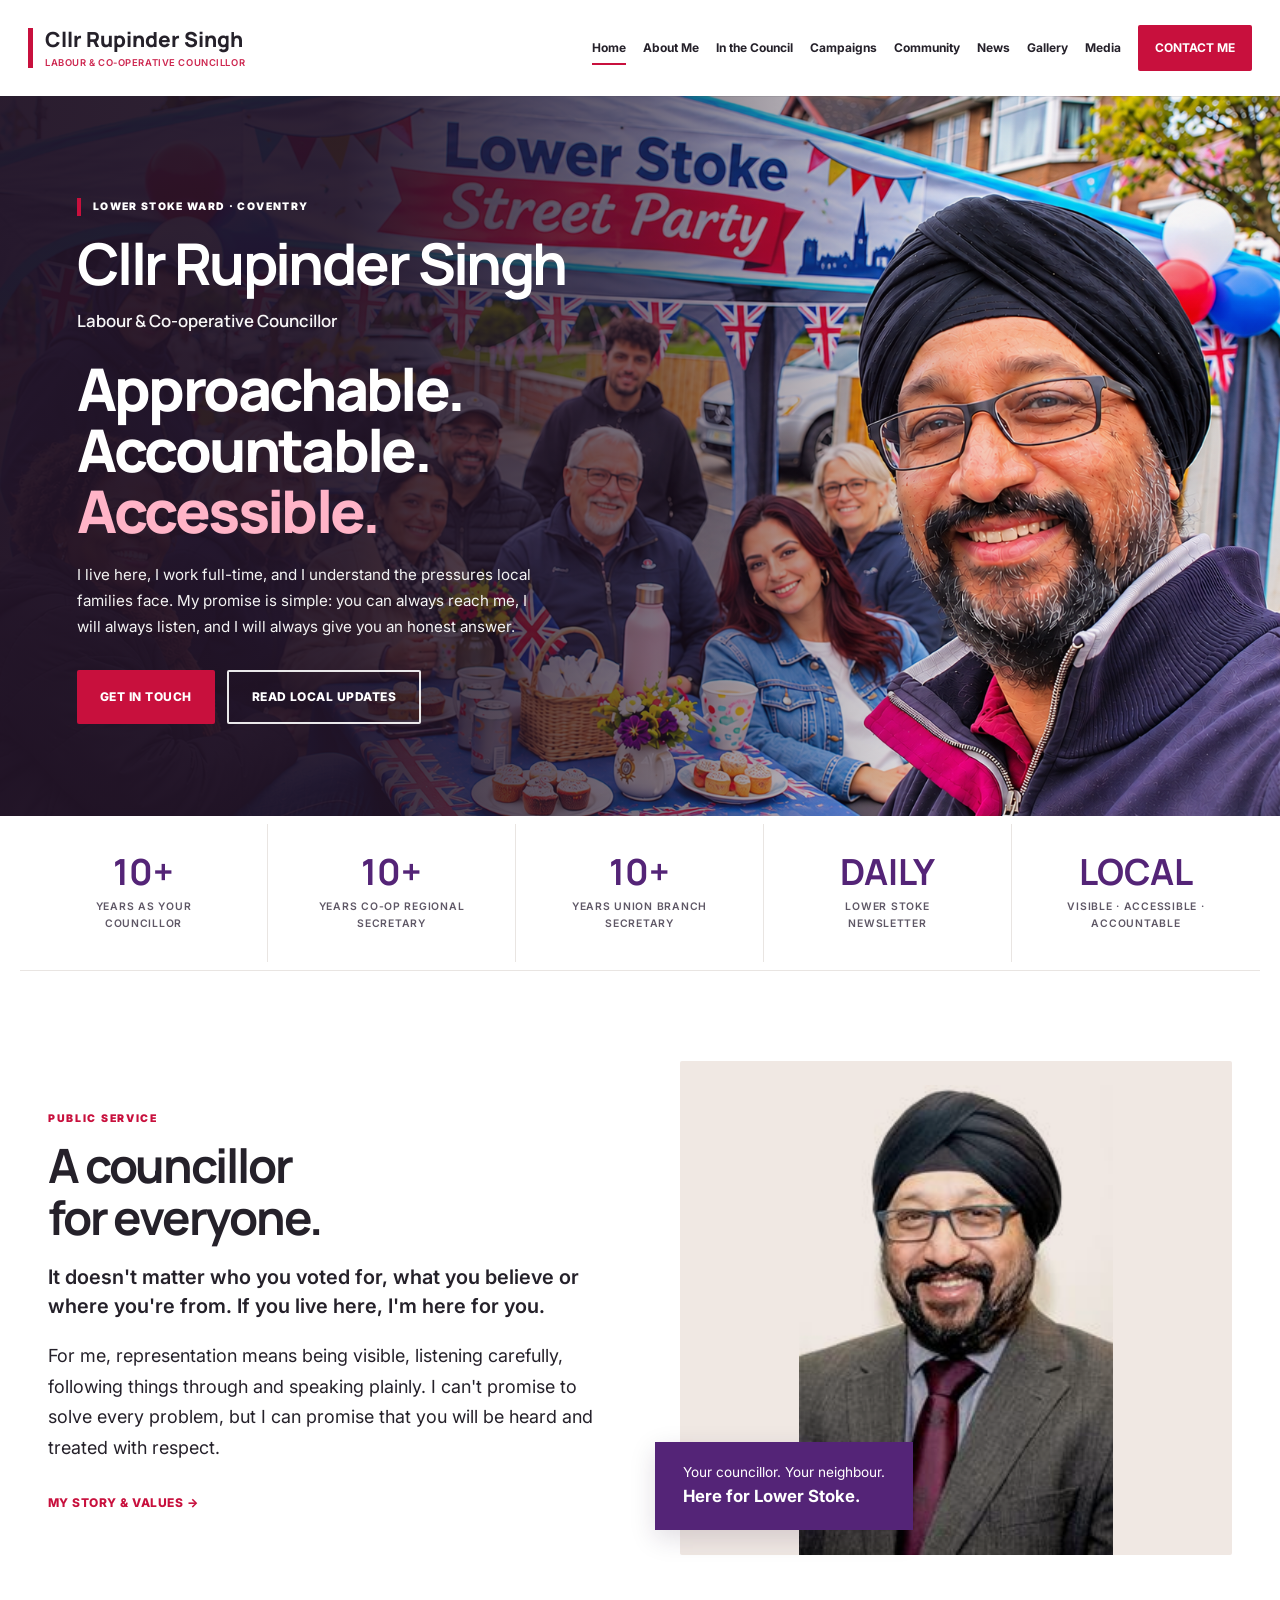
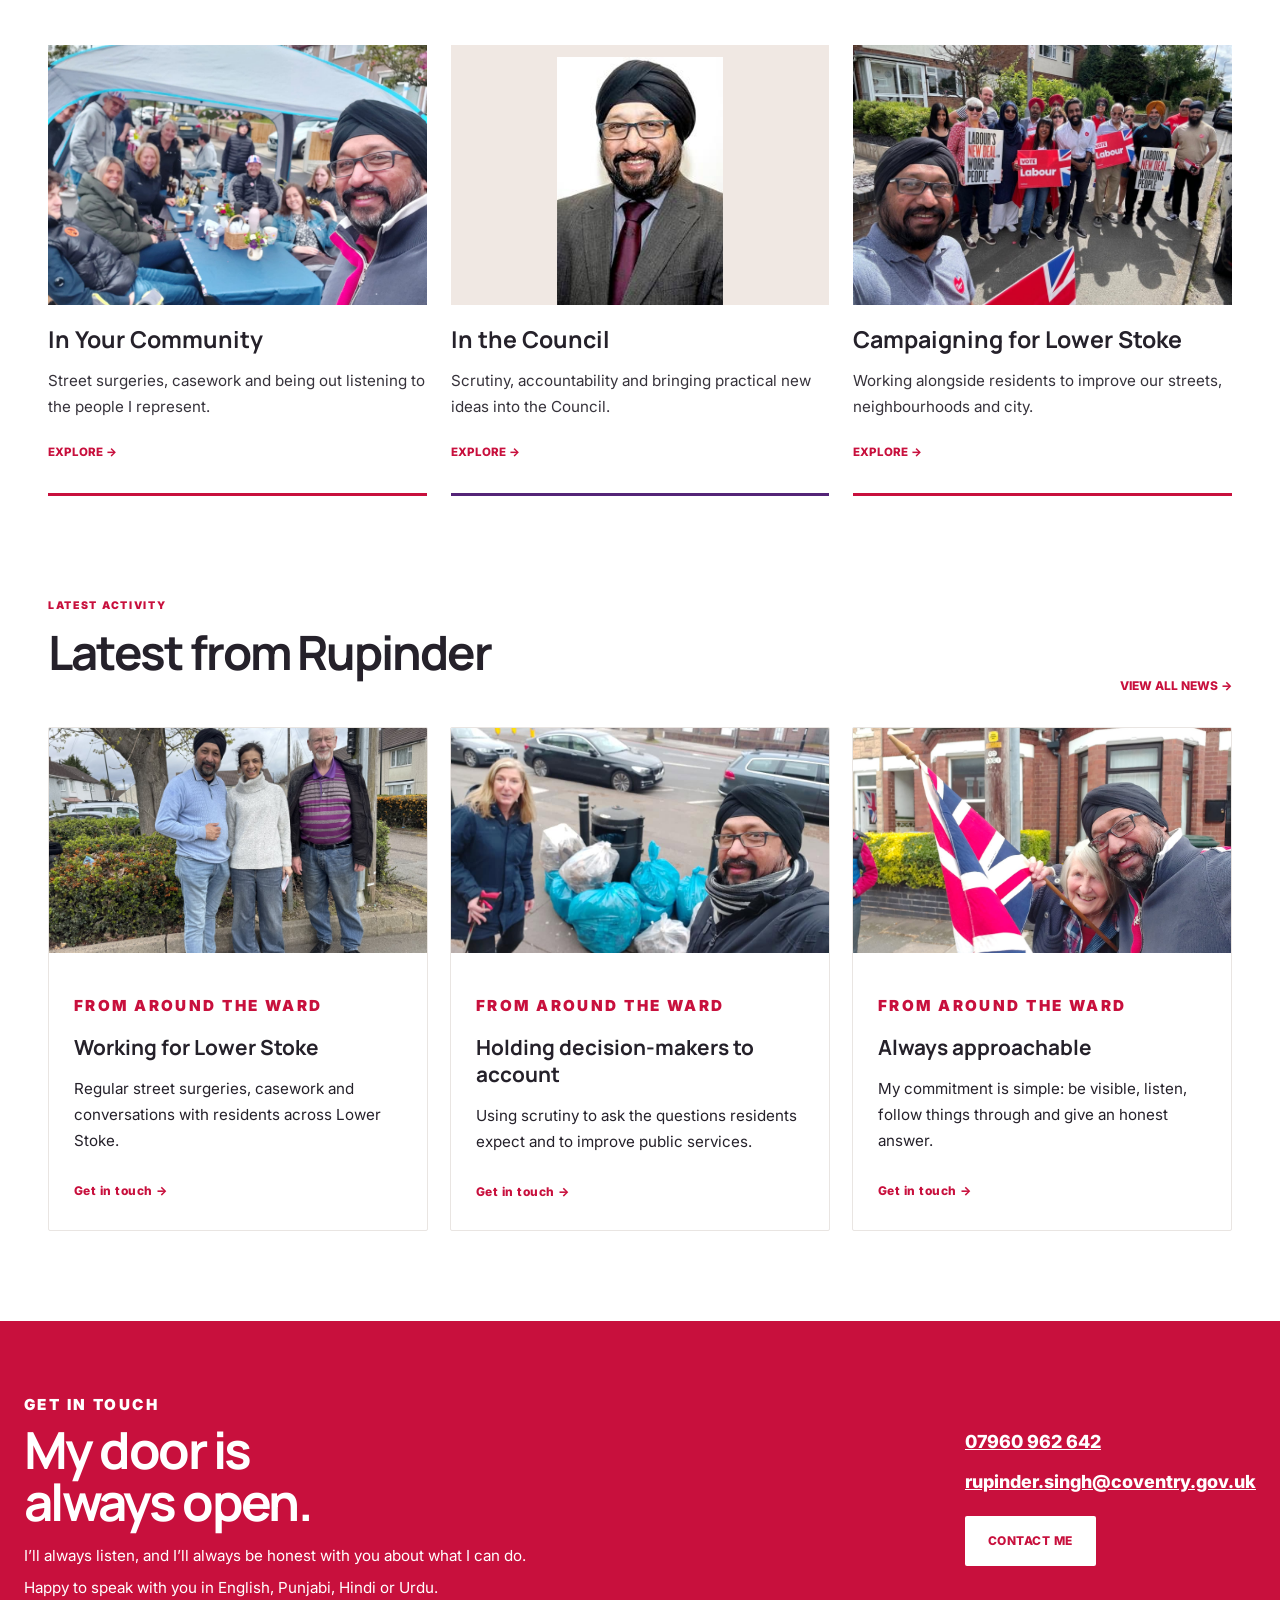
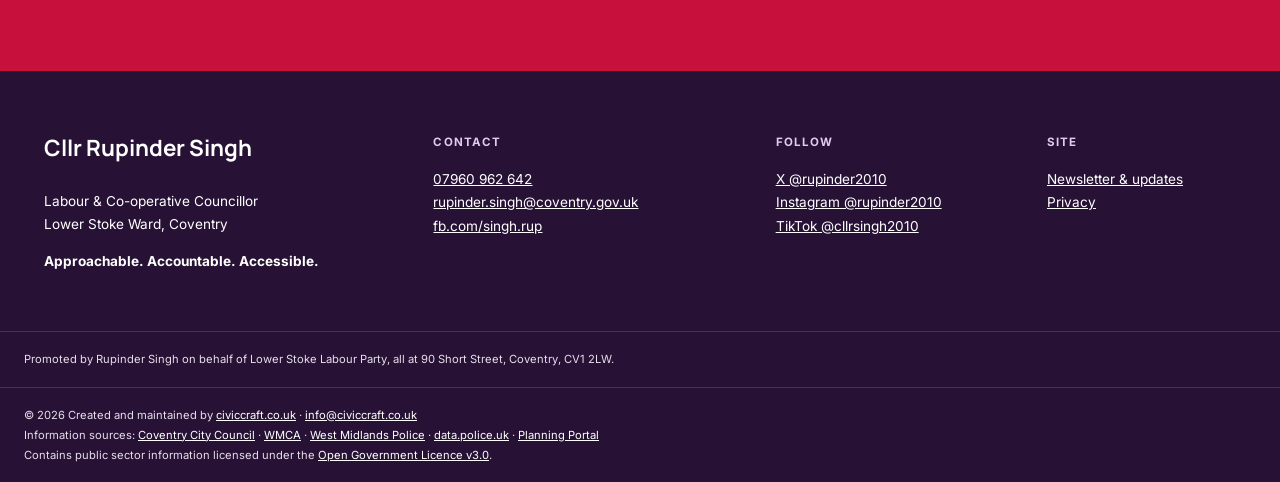
<file: index.html>
<!DOCTYPE html>
<html lang="en"><head><meta charset="utf-8"/><meta content="width=device-width,initial-scale=1" name="viewport"/><title>Cllr Rupinder Singh | Lower Stoke, Coventry</title><meta content="Cllr Rupinder Singh, Labour &amp; Co-operative Councillor for Lower Stoke Ward, Coventry. Approachable. Accountable. Accessible." name="description"/><meta content="#e4003b" name="theme-color"/><meta content="Cllr Rupinder Singh" property="og:title"/><meta content="Labour &amp; Co-operative Councillor for Lower Stoke Ward, Coventry." property="og:description"/><meta content="website" property="og:type"/><meta content="images/hero/Streeet%20Party%20AI%20in%20Lower%20Stoke.png" property="og:image"/><meta content="summary_large_image" name="twitter:card"/><link href="data:image/svg+xml,&lt;svg xmlns=%22http://www.w3.org/2000/svg%22 viewBox=%220 0 100 100%22&gt;&lt;rect width=%22100%22 height=%22100%22 rx=%2215%22 fill=%22%23e4003b%22/&gt;&lt;text x=%2250%22 y=%2267%22 font-size=%2250%22 text-anchor=%22middle%22 fill=%22white%22 font-family=%22Arial%22&gt;RS&lt;/text&gt;&lt;/svg&gt;" rel="icon"/><link href="css/style.css?v=20261102-streetparty" rel="stylesheet"/><link href="css/pages.css?v=20261102-streetparty" rel="stylesheet"/><link href="css/redesign.css?v=20261102-streetparty" rel="stylesheet"/></head><body data-current="index.html"><a class="skip-link" href="#main">Skip to content</a><header class="site-header"><a class="brand" href="index.html"><strong>Cllr Rupinder Singh</strong><span>LABOUR &amp; CO-OPERATIVE COUNCILLOR</span></a><button aria-controls="site-navigation" aria-label="Open navigation" class="menu">☰</button><nav id="site-navigation"><a data-page="index.html" href="index.html">Home</a><a data-page="about.html" href="about.html">About Me</a><a data-page="council.html" href="council.html">In the Council</a><a data-page="campaigns.html" href="campaigns.html">Campaigns</a><a data-page="community.html" href="community.html">Community</a><a data-page="news.html" href="news.html">News</a><a data-page="gallery.html" href="gallery.html">Gallery</a><a data-page="media.html" href="media.html">Media</a><a class="contact-btn" href="contact.html">CONTACT ME</a></nav></header><main id="main"><section class="hero"><img alt="Illustrated street party scene representing community life in Lower Stoke" decoding="async" src="images/hero/Streeet%20Party%20AI%20in%20Lower%20Stoke.png"/><div class="hero-shade"></div><div class="hero-copy"><p class="eyebrow">LOWER STOKE WARD · COVENTRY</p><h1>Cllr Rupinder Singh</h1><h2>Labour &amp; Co-operative Councillor</h2><p class="tagline">Approachable.<br/>Accountable.<br/><span>Accessible.</span></p><p>I live here, I work full-time, and I understand the pressures local families face. My promise is simple: you can always reach me, I will always listen, and I will always give you an honest answer.</p><div class="actions"><a class="primary" href="contact.html">GET IN TOUCH</a><a class="secondary" href="news.html#newsletter">READ LOCAL UPDATES</a></div></div></section><section class="stats"><div><b>10+</b><span>YEARS AS YOUR COUNCILLOR</span></div><div><b>10+</b><span>YEARS CO-OP REGIONAL SECRETARY</span></div><div><b>10+</b><span>YEARS UNION BRANCH SECRETARY</span></div><div><b>DAILY</b><span>LOWER STOKE NEWSLETTER</span></div><div><b>LOCAL</b><span>VISIBLE · ACCESSIBLE · ACCOUNTABLE</span></div></section><section class="section split"><div><p class="eyebrow red">PUBLIC SERVICE</p><h2>A councillor<br/>for everyone.</h2><p class="lead">It doesn't matter who you voted for, what you believe or where you're from. If you live here, I'm here for you.</p><p>For me, representation means being visible, listening carefully, following things through and speaking plainly. I can't promise to solve every problem, but I can promise that you will be heard and treated with respect.</p><a class="text-link" href="about.html">MY STORY &amp; VALUES →</a></div><figure class="portrait"><img alt="Portrait of Cllr Rupinder Singh" loading="lazy" src="images/about/bigpic.jpg"/><figcaption>Your councillor. Your neighbour.<br/><strong>Here for Lower Stoke.</strong></figcaption></figure></section><section class="section cards"><a class="feature" href="community.html"><img alt="Neighbours gathered at a community event" loading="lazy" src="images/hero/486462202_10212234889423274_8778222100285124512_n.jpg"/><h3>In Your Community</h3><p>Street surgeries, casework and being out listening to the people I represent.</p><span>EXPLORE →</span></a><a class="feature purple" href="council.html"><img alt="Rupinder Singh, Labour and Co-operative councillor" loading="lazy" src="images/about/bigpic.jpg"/><h3>In the Council</h3><p>Scrutiny, accountability and bringing practical new ideas into the Council.</p><span>EXPLORE →</span></a><a class="feature" href="campaigns.html"><img alt="Rupinder Singh with fellow campaigners" loading="lazy" src="images/campaigns/494102776_10212451913968752_4607790423036842564_n.jpg"/><h3>Campaigning for Lower Stoke</h3><p>Working alongside residents to improve our streets, neighbourhoods and city.</p><span>EXPLORE →</span></a></section><section class="section"><div class="section-head"><div><p class="eyebrow red">LATEST ACTIVITY</p><h2>Latest from Rupinder</h2></div><a href="news.html">VIEW ALL NEWS →</a></div><div class="news-grid" id="latest-news"></div></section><section class="open-door"><div><p class="eyebrow">GET IN TOUCH</p><h2>My door is<br/>always open.</h2><p>I’ll always listen, and I’ll always be honest with you about what I can do.</p><p>Happy to speak with you in English, Punjabi, Hindi or Urdu.</p></div><div><a href="tel:+447960962642">07960 962 642</a><a href="mailto:rupinder.singh@coventry.gov.uk">rupinder.singh@coventry.gov.uk</a><a class="white-btn" href="contact.html">CONTACT ME</a></div></section></main><footer><div class="footer-main"><div><h3>Cllr Rupinder Singh</h3><p>Labour &amp; Co-operative Councillor<br/>Lower Stoke Ward, Coventry</p><p><strong>Approachable. Accountable. Accessible.</strong></p></div><div><h4>Contact</h4><p><a href="tel:+447960962642">07960 962 642</a><br/><a href="mailto:rupinder.singh@coventry.gov.uk">rupinder.singh@coventry.gov.uk</a><br/><a href="https://www.facebook.com/singh.rup" rel="noopener" target="_blank">fb.com/singh.rup</a></p></div><div><h4>Follow</h4><p><a href="https://x.com/rupinder2010" rel="noopener" target="_blank">X @rupinder2010</a><br/><a href="https://www.instagram.com/rupinder2010" rel="noopener" target="_blank">Instagram @rupinder2010</a><br/><a href="https://www.tiktok.com/@cllrsingh2010" rel="noopener" target="_blank">TikTok @cllrsingh2010</a></p></div><div><h4>Site</h4><p><a href="news.html#newsletter">Newsletter &amp; updates</a><br/><a href="privacy.html">Privacy</a></p></div></div><div class="imprint">Promoted by Rupinder Singh on behalf of Lower Stoke Labour Party, all at 90 Short Street, Coventry, CV1 2LW.</div><div class="credits">© 2026 Created and maintained by <a href="https://www.civiccraft.co.uk/" rel="noopener" target="_blank">civiccraft.co.uk</a> · <a href="mailto:info@civiccraft.co.uk">info@civiccraft.co.uk</a><br/>Information sources: <a href="https://www.coventry.gov.uk/" rel="noopener" target="_blank">Coventry City Council</a> · <a href="https://www.wmca.org.uk/" rel="noopener" target="_blank">WMCA</a> · <a href="https://www.westmidlands.police.uk/" rel="noopener" target="_blank">West Midlands Police</a> · <a href="https://data.police.uk/" rel="noopener" target="_blank">data.police.uk</a> · <a href="https://www.planningportal.co.uk/" rel="noopener" target="_blank">Planning Portal</a><br/>Contains public sector information licensed under the <a href="https://www.nationalarchives.gov.uk/doc/open-government-licence/version/3/" rel="noopener" target="_blank">Open Government Licence v3.0</a>.</div></footer><script src="js/content.js?v=20261102-streetparty"></script><script src="js/main.js?v=20261102-streetparty"></script></body></html>
</file>
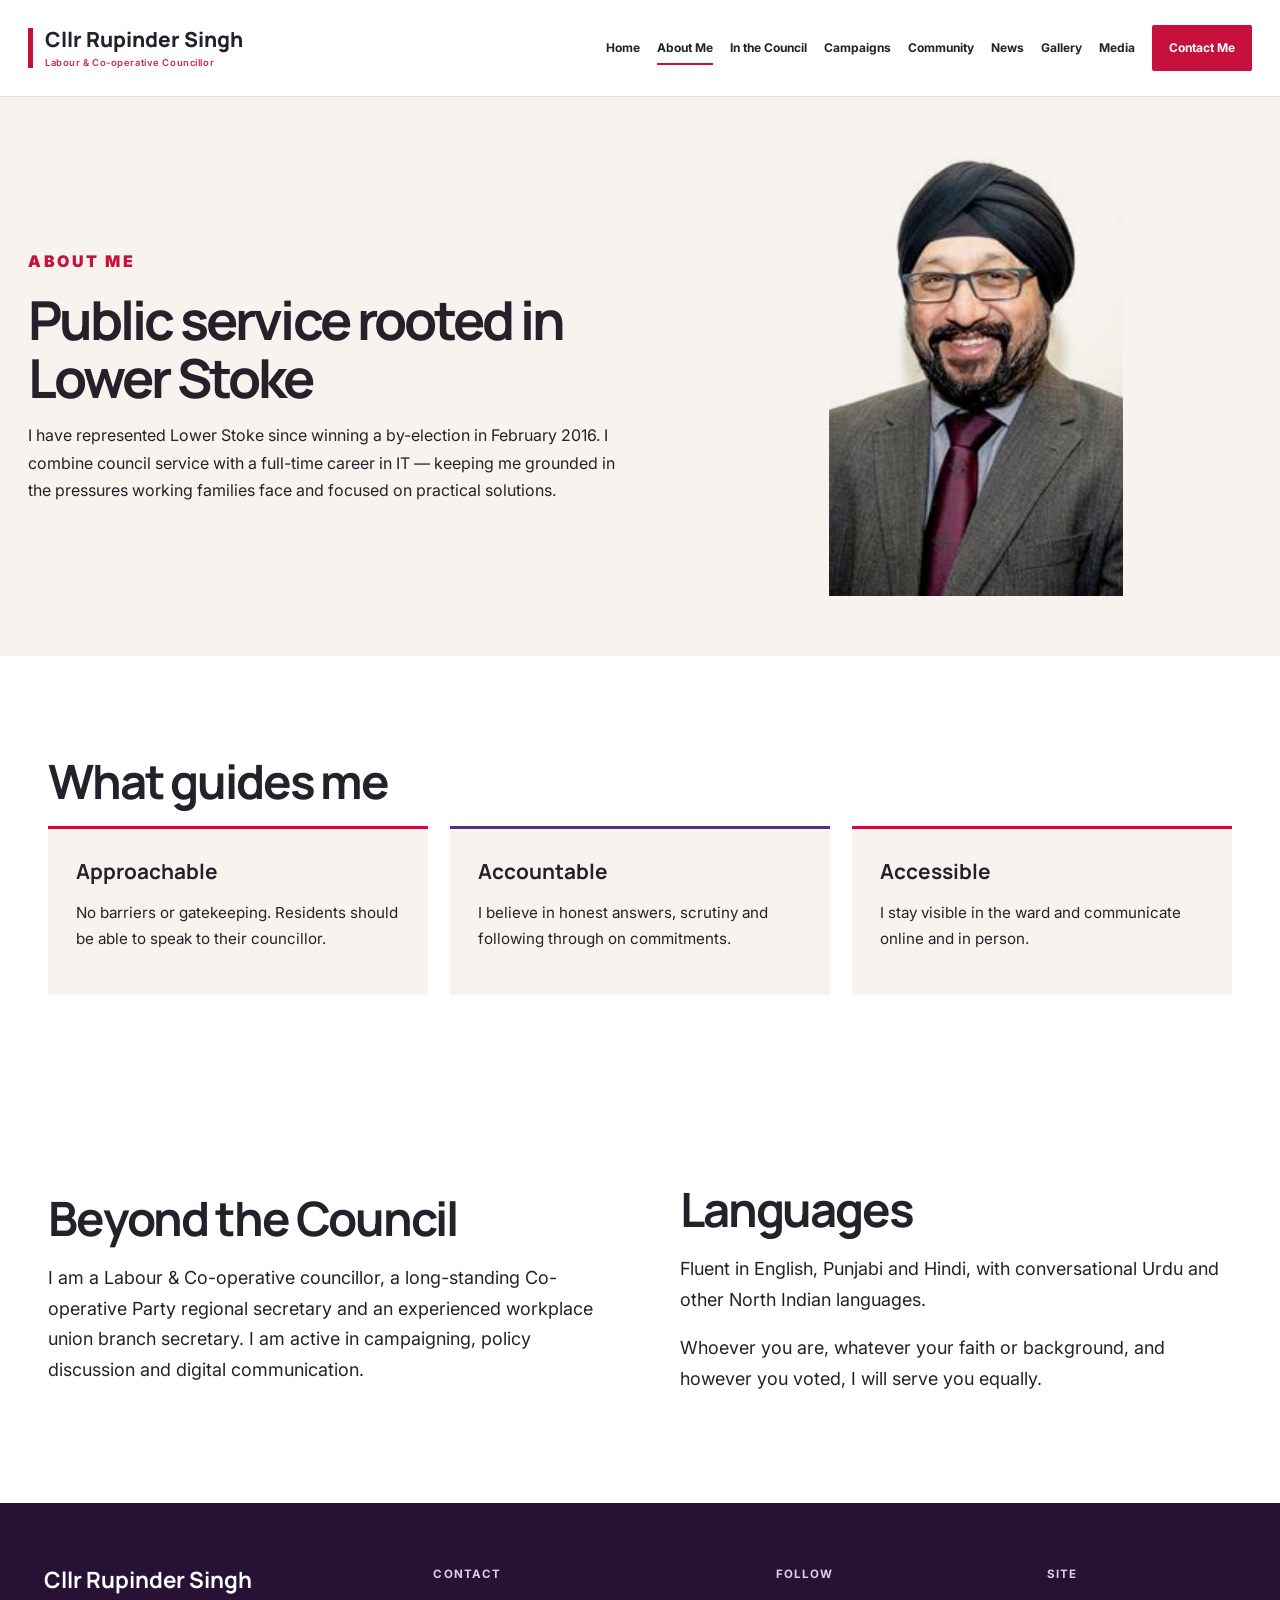
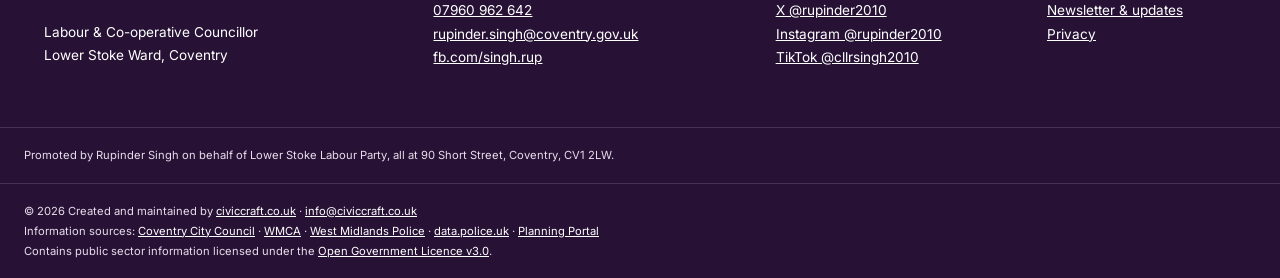
<file: about.html>
<!DOCTYPE html>

<html lang="en"><head><meta charset="utf-8"/><meta content="width=device-width,initial-scale=1" name="viewport"/><title>About Me | Cllr Rupinder Singh</title><meta content="About Cllr Rupinder Singh and his approach to public service." name="description"/><meta content="#d5002b" name="theme-color"/><meta content="About Me | Cllr Rupinder Singh" property="og:title"/><meta content="About Cllr Rupinder Singh and his approach to public service." property="og:description"/><meta content="website" property="og:type"/><meta content="images/hero/rupinder-community.jpg" property="og:image"/><meta content="summary_large_image" name="twitter:card"/><link href="data:image/svg+xml,&lt;svg xmlns=%22http://www.w3.org/2000/svg%22 viewBox=%220 0 100 100%22&gt;&lt;rect width=%22100%22 height=%22100%22 rx=%2220%22 fill=%22%23d5002b%22/&gt;&lt;text x=%2250%22 y=%2267%22 font-size=%2250%22 text-anchor=%22middle%22 fill=%22white%22 font-family=%22Arial%22&gt;RS&lt;/text&gt;&lt;/svg&gt;" rel="icon"/><link href="css/style.css?v=20261101-photo" rel="stylesheet"/><link href="css/pages.css?v=20261101-photo" rel="stylesheet"/><link href="css/redesign.css?v=20261101-photo" rel="stylesheet"/></head><body data-current="about.html"><a class="skip-link" href="#main">Skip to content</a><header class="site-header"><a class="brand" href="index.html"><strong>Cllr Rupinder Singh</strong><span>Labour &amp; Co-operative Councillor</span></a><button aria-controls="site-navigation" aria-label="Open navigation" class="menu">☰</button><nav id="site-navigation"><a data-page="index.html" href="index.html">Home</a><a data-page="about.html" href="about.html">About Me</a><a data-page="council.html" href="council.html">In the Council</a><a data-page="campaigns.html" href="campaigns.html">Campaigns</a><a data-page="community.html" href="community.html">Community</a><a data-page="news.html" href="news.html">News</a><a data-page="gallery.html" href="gallery.html">Gallery</a><a data-page="media.html" href="media.html">Media</a><a class="contact-btn" href="contact.html">Contact Me</a></nav></header><main id="main"><section class="page-hero photo-hero portrait-hero"><div><p class="eyebrow">ABOUT ME</p><h1>Public service rooted in Lower Stoke</h1><p>I have represented Lower Stoke since winning a by-election in February 2016. I combine council service with a full-time career in IT — keeping me grounded in the pressures working families face and focused on practical solutions.</p></div><img alt="Portrait of Cllr Rupinder Singh" src="images/about/bigpic.jpg"/></section><section class="section"><h2>What guides me</h2><div class="mini-grid"><article><h3>Approachable</h3><p>No barriers or gatekeeping. Residents should be able to speak to their councillor.</p></article><article><h3>Accountable</h3><p>I believe in honest answers, scrutiny and following through on commitments.</p></article><article><h3>Accessible</h3><p>I stay visible in the ward and communicate online and in person.</p></article></div></section><section class="section split"><div><h2>Beyond the Council</h2><p>I am a Labour &amp; Co-operative councillor, a long-standing Co-operative Party regional secretary and an experienced workplace union branch secretary. I am active in campaigning, policy discussion and digital communication.</p></div><div><h2>Languages</h2><p>Fluent in English, Punjabi and Hindi, with conversational Urdu and other North Indian languages.</p><p>Whoever you are, whatever your faith or background, and however you voted, I will serve you equally.</p></div></section></main><footer><div class="footer-main"><div><h3>Cllr Rupinder Singh</h3><p>Labour &amp; Co-operative Councillor<br/>Lower Stoke Ward, Coventry</p></div><div><h4>Contact</h4><p><a href="tel:+447960962642">07960 962 642</a><br/><a href="mailto:rupinder.singh@coventry.gov.uk">rupinder.singh@coventry.gov.uk</a><br/><a href="https://www.facebook.com/singh.rup" rel="noopener" target="_blank">fb.com/singh.rup</a></p></div><div><h4>Follow</h4><p><a href="https://x.com/rupinder2010" rel="noopener" target="_blank">X @rupinder2010</a><br/><a href="https://www.instagram.com/rupinder2010" rel="noopener" target="_blank">Instagram @rupinder2010</a><br/><a href="https://www.tiktok.com/@cllrsingh2010" rel="noopener" target="_blank">TikTok @cllrsingh2010</a></p></div><div><h4>Site</h4><p><a href="news.html#newsletter">Newsletter &amp; updates</a><br/><a href="privacy.html">Privacy</a></p></div></div><div class="imprint">Promoted by Rupinder Singh on behalf of Lower Stoke Labour Party, all at 90 Short Street, Coventry, CV1 2LW.</div><div class="credits">© 2026 Created and maintained by <a href="https://www.civiccraft.co.uk/" rel="noopener" target="_blank">civiccraft.co.uk</a> · <a href="mailto:info@civiccraft.co.uk">info@civiccraft.co.uk</a><br/>Information sources: <a href="https://www.coventry.gov.uk/" rel="noopener" target="_blank">Coventry City Council</a> · <a href="https://www.wmca.org.uk/" rel="noopener" target="_blank">WMCA</a> · <a href="https://www.westmidlands.police.uk/" rel="noopener" target="_blank">West Midlands Police</a> · <a href="https://data.police.uk/" rel="noopener" target="_blank">data.police.uk</a> · <a href="https://www.planningportal.co.uk/" rel="noopener" target="_blank">Planning Portal</a><br/>Contains public sector information licensed under the <a href="https://www.nationalarchives.gov.uk/doc/open-government-licence/version/3/" rel="noopener" target="_blank">Open Government Licence v3.0</a>.</div></footer><script src="js/content.js?v=20261101-photo"></script><script src="js/main.js?v=20261101-photo"></script></body></html>
</file>
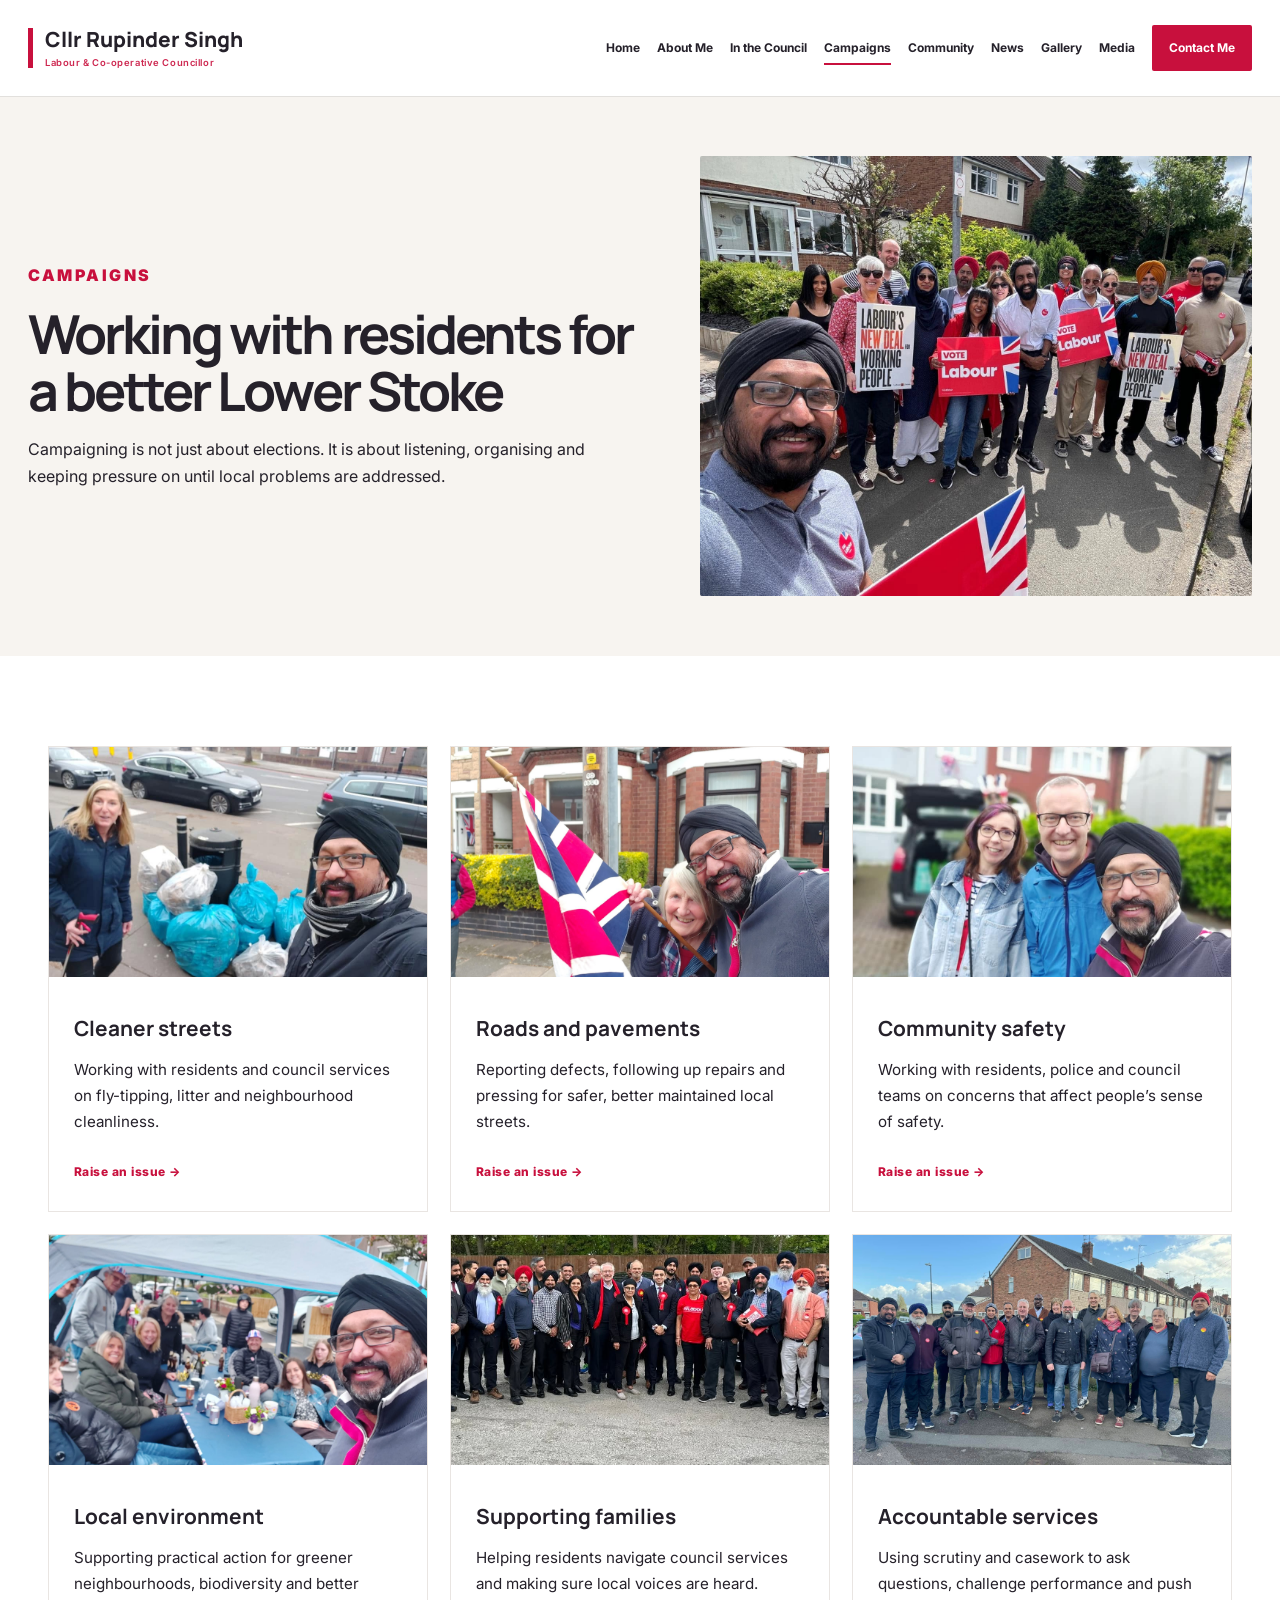
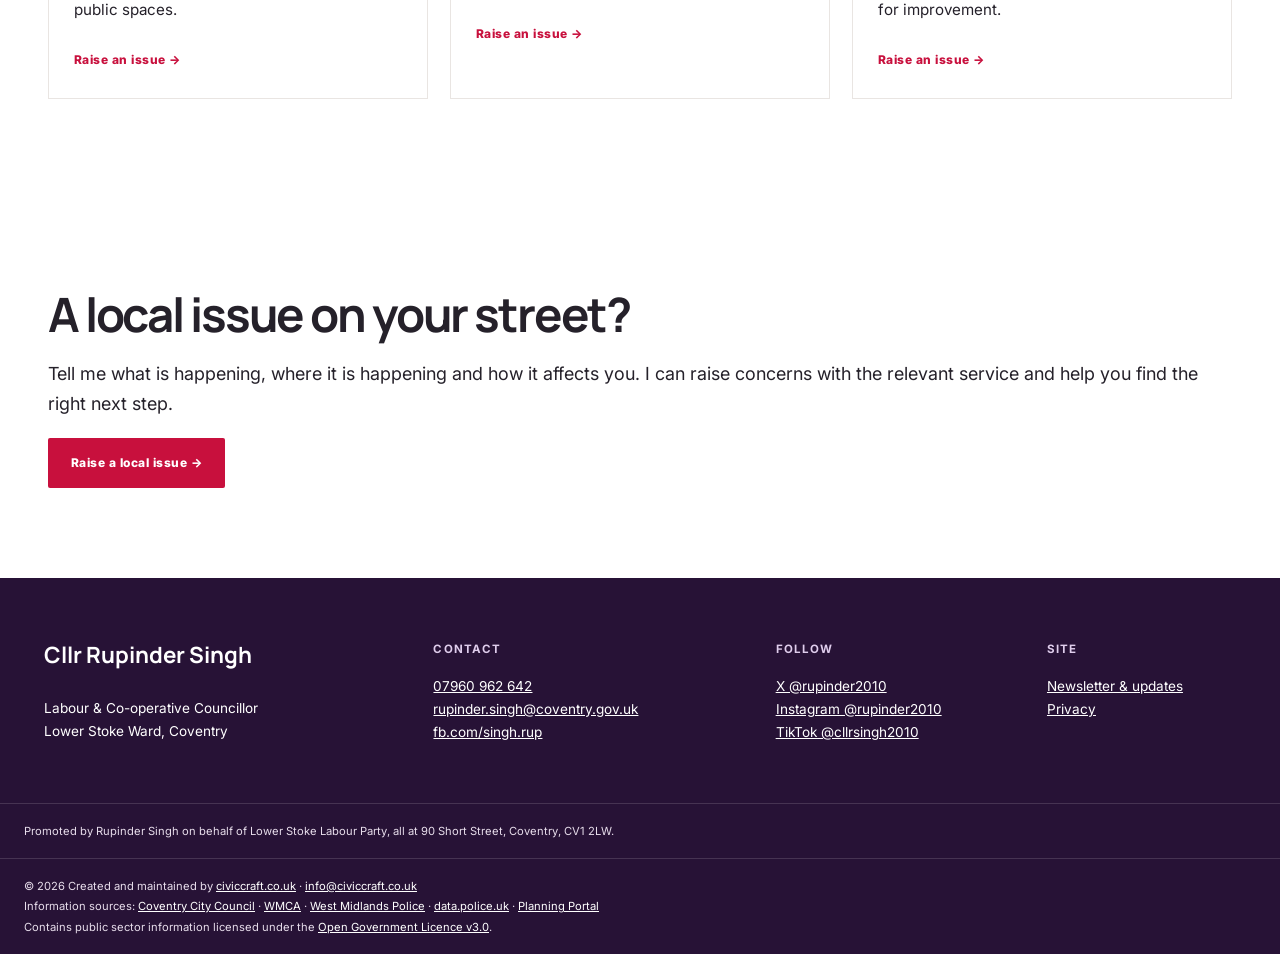
<file: campaigns.html>
<!DOCTYPE html>

<html lang="en"><head><meta charset="utf-8"/><meta content="width=device-width,initial-scale=1" name="viewport"/><title>Campaigns | Cllr Rupinder Singh</title><meta content="Campaigns and local action by Cllr Rupinder Singh in Lower Stoke." name="description"/><meta content="#d5002b" name="theme-color"/><meta content="Campaigns | Cllr Rupinder Singh" property="og:title"/><meta content="Campaigns and local action by Cllr Rupinder Singh in Lower Stoke." property="og:description"/><meta content="website" property="og:type"/><meta content="images/hero/rupinder-community.jpg" property="og:image"/><meta content="summary_large_image" name="twitter:card"/><link href="data:image/svg+xml,&lt;svg xmlns=%22http://www.w3.org/2000/svg%22 viewBox=%220 0 100 100%22&gt;&lt;rect width=%22100%22 height=%22100%22 rx=%2220%22 fill=%22%23d5002b%22/&gt;&lt;text x=%2250%22 y=%2267%22 font-size=%2250%22 text-anchor=%22middle%22 fill=%22white%22 font-family=%22Arial%22&gt;RS&lt;/text&gt;&lt;/svg&gt;" rel="icon"/><link href="css/style.css?v=20261101-photo" rel="stylesheet"/><link href="css/pages.css?v=20261101-photo" rel="stylesheet"/><link href="css/redesign.css?v=20261101-photo" rel="stylesheet"/></head><body data-current="campaigns.html"><a class="skip-link" href="#main">Skip to content</a><header class="site-header"><a class="brand" href="index.html"><strong>Cllr Rupinder Singh</strong><span>Labour &amp; Co-operative Councillor</span></a><button aria-controls="site-navigation" aria-label="Open navigation" class="menu">☰</button><nav id="site-navigation"><a data-page="index.html" href="index.html">Home</a><a data-page="about.html" href="about.html">About Me</a><a data-page="council.html" href="council.html">In the Council</a><a data-page="campaigns.html" href="campaigns.html">Campaigns</a><a data-page="community.html" href="community.html">Community</a><a data-page="news.html" href="news.html">News</a><a data-page="gallery.html" href="gallery.html">Gallery</a><a data-page="media.html" href="media.html">Media</a><a class="contact-btn" href="contact.html">Contact Me</a></nav></header><main id="main"><section class="page-hero photo-hero"><div><p class="eyebrow">CAMPAIGNS</p><h1>Working with residents for a better Lower Stoke</h1><p>Campaigning is not just about elections. It is about listening, organising and keeping pressure on until local problems are addressed.</p></div><img alt="Rupinder Singh with campaigners" src="images/campaigns/494102776_10212451913968752_4607790423036842564_n.jpg"/></section><section class="section"><div class="mini-grid" id="campaign-grid"></div></section><section class="section"><h2>A local issue on your street?</h2><p>Tell me what is happening, where it is happening and how it affects you. I can raise concerns with the relevant service and help you find the right next step.</p><a class="primary" href="contact.html">Raise a local issue →</a></section></main><footer><div class="footer-main"><div><h3>Cllr Rupinder Singh</h3><p>Labour &amp; Co-operative Councillor<br/>Lower Stoke Ward, Coventry</p></div><div><h4>Contact</h4><p><a href="tel:+447960962642">07960 962 642</a><br/><a href="mailto:rupinder.singh@coventry.gov.uk">rupinder.singh@coventry.gov.uk</a><br/><a href="https://www.facebook.com/singh.rup" rel="noopener" target="_blank">fb.com/singh.rup</a></p></div><div><h4>Follow</h4><p><a href="https://x.com/rupinder2010" rel="noopener" target="_blank">X @rupinder2010</a><br/><a href="https://www.instagram.com/rupinder2010" rel="noopener" target="_blank">Instagram @rupinder2010</a><br/><a href="https://www.tiktok.com/@cllrsingh2010" rel="noopener" target="_blank">TikTok @cllrsingh2010</a></p></div><div><h4>Site</h4><p><a href="news.html#newsletter">Newsletter &amp; updates</a><br/><a href="privacy.html">Privacy</a></p></div></div><div class="imprint">Promoted by Rupinder Singh on behalf of Lower Stoke Labour Party, all at 90 Short Street, Coventry, CV1 2LW.</div><div class="credits">© 2026 Created and maintained by <a href="https://www.civiccraft.co.uk/" rel="noopener" target="_blank">civiccraft.co.uk</a> · <a href="mailto:info@civiccraft.co.uk">info@civiccraft.co.uk</a><br/>Information sources: <a href="https://www.coventry.gov.uk/" rel="noopener" target="_blank">Coventry City Council</a> · <a href="https://www.wmca.org.uk/" rel="noopener" target="_blank">WMCA</a> · <a href="https://www.westmidlands.police.uk/" rel="noopener" target="_blank">West Midlands Police</a> · <a href="https://data.police.uk/" rel="noopener" target="_blank">data.police.uk</a> · <a href="https://www.planningportal.co.uk/" rel="noopener" target="_blank">Planning Portal</a><br/>Contains public sector information licensed under the <a href="https://www.nationalarchives.gov.uk/doc/open-government-licence/version/3/" rel="noopener" target="_blank">Open Government Licence v3.0</a>.</div></footer><script src="js/content.js?v=20261101-photo"></script><script src="js/main.js?v=20261101-photo"></script></body></html>
</file>
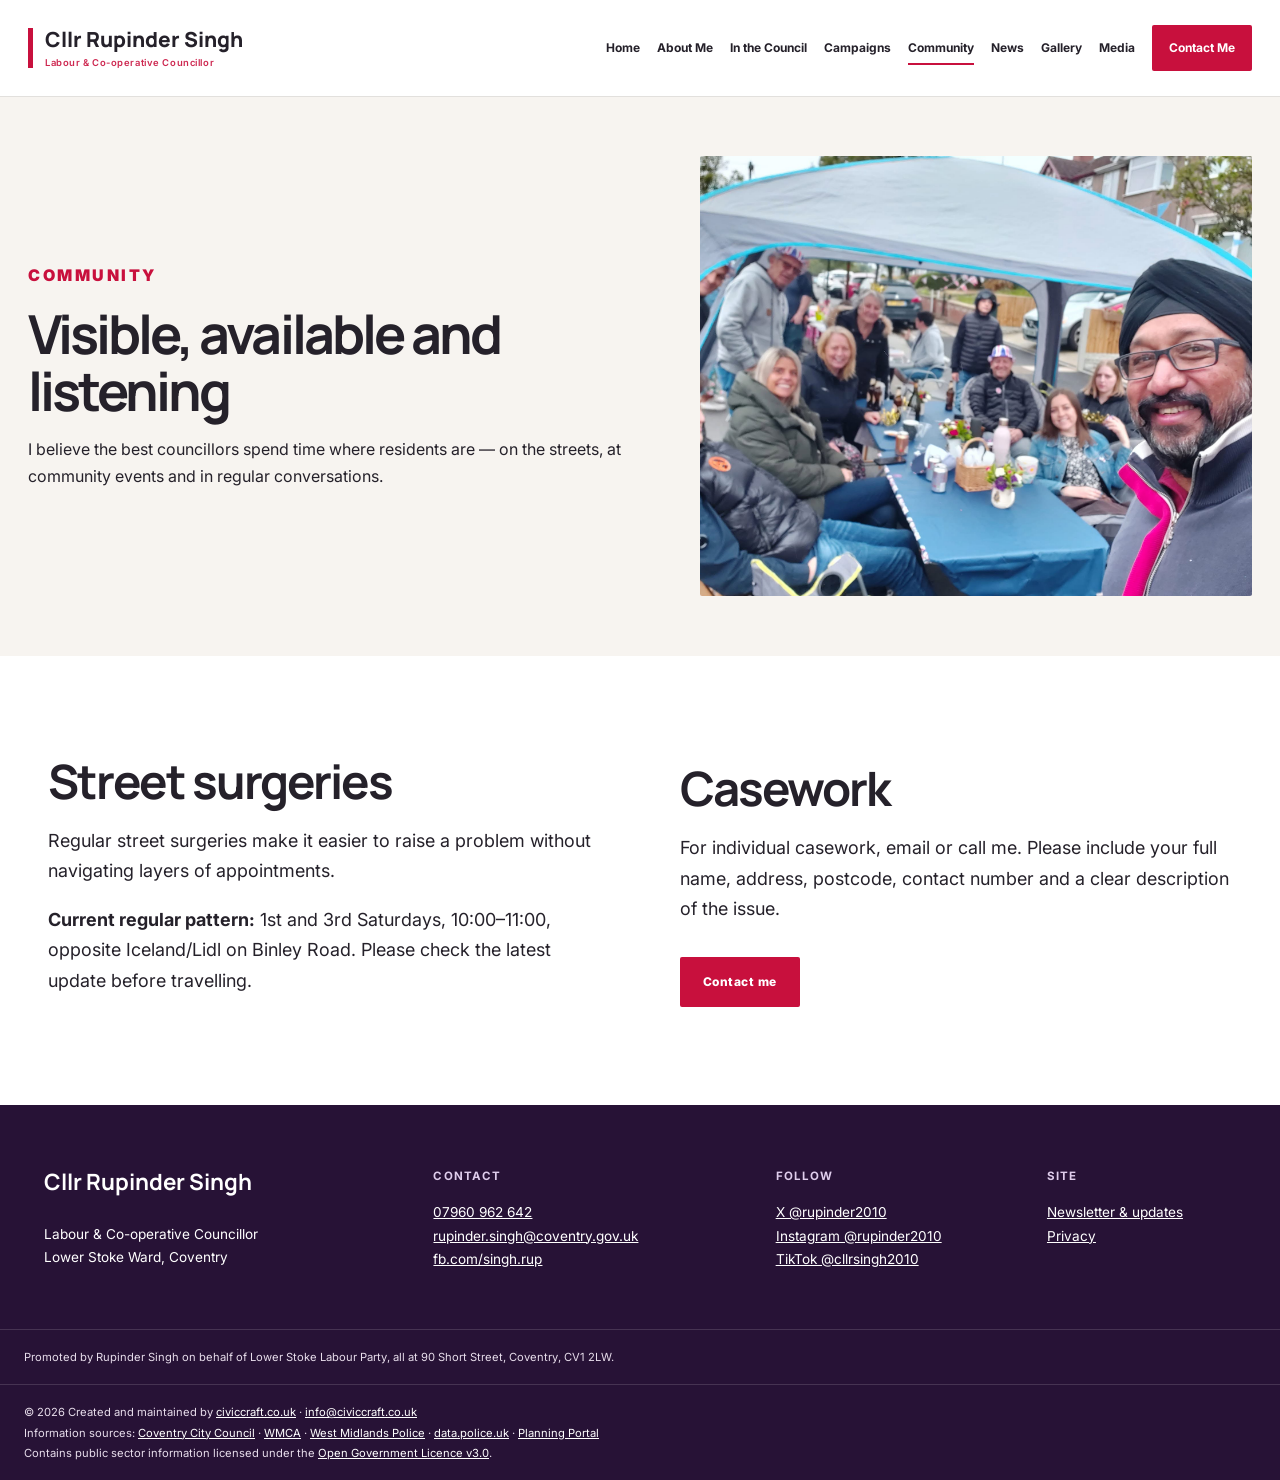
<file: community.html>
<!DOCTYPE html>

<html lang="en"><head><meta charset="utf-8"/><meta content="width=device-width,initial-scale=1" name="viewport"/><title>Community | Cllr Rupinder Singh</title><meta content="Community work, surgeries and casework in Lower Stoke." name="description"/><meta content="#d5002b" name="theme-color"/><meta content="Community | Cllr Rupinder Singh" property="og:title"/><meta content="Community work, surgeries and casework in Lower Stoke." property="og:description"/><meta content="website" property="og:type"/><meta content="images/hero/rupinder-community.jpg" property="og:image"/><meta content="summary_large_image" name="twitter:card"/><link href="data:image/svg+xml,&lt;svg xmlns=%22http://www.w3.org/2000/svg%22 viewBox=%220 0 100 100%22&gt;&lt;rect width=%22100%22 height=%22100%22 rx=%2220%22 fill=%22%23d5002b%22/&gt;&lt;text x=%2250%22 y=%2267%22 font-size=%2250%22 text-anchor=%22middle%22 fill=%22white%22 font-family=%22Arial%22&gt;RS&lt;/text&gt;&lt;/svg&gt;" rel="icon"/><link href="css/style.css?v=20261101-photo" rel="stylesheet"/><link href="css/pages.css?v=20261101-photo" rel="stylesheet"/><link href="css/redesign.css?v=20261101-photo" rel="stylesheet"/></head><body data-current="community.html"><a class="skip-link" href="#main">Skip to content</a><header class="site-header"><a class="brand" href="index.html"><strong>Cllr Rupinder Singh</strong><span>Labour &amp; Co-operative Councillor</span></a><button aria-controls="site-navigation" aria-label="Open navigation" class="menu">☰</button><nav id="site-navigation"><a data-page="index.html" href="index.html">Home</a><a data-page="about.html" href="about.html">About Me</a><a data-page="council.html" href="council.html">In the Council</a><a data-page="campaigns.html" href="campaigns.html">Campaigns</a><a data-page="community.html" href="community.html">Community</a><a data-page="news.html" href="news.html">News</a><a data-page="gallery.html" href="gallery.html">Gallery</a><a data-page="media.html" href="media.html">Media</a><a class="contact-btn" href="contact.html">Contact Me</a></nav></header><main id="main"><section class="page-hero photo-hero"><div><p class="eyebrow">COMMUNITY</p><h1>Visible, available and listening</h1><p>I believe the best councillors spend time where residents are — on the streets, at community events and in regular conversations.</p></div><img alt="Rupinder Singh at a community gathering" src="images/hero/486462202_10212234889423274_8778222100285124512_n.jpg"/></section><section class="section split"><div><h2>Street surgeries</h2><p>Regular street surgeries make it easier to raise a problem without navigating layers of appointments.</p><p><strong>Current regular pattern:</strong> 1st and 3rd Saturdays, 10:00–11:00, opposite Iceland/Lidl on Binley Road. Please check the latest update before travelling.</p></div><div><h2>Casework</h2><p>For individual casework, email or call me. Please include your full name, address, postcode, contact number and a clear description of the issue.</p><a class="primary inline" href="contact.html">Contact me</a></div></section></main><footer><div class="footer-main"><div><h3>Cllr Rupinder Singh</h3><p>Labour &amp; Co-operative Councillor<br/>Lower Stoke Ward, Coventry</p></div><div><h4>Contact</h4><p><a href="tel:+447960962642">07960 962 642</a><br/><a href="mailto:rupinder.singh@coventry.gov.uk">rupinder.singh@coventry.gov.uk</a><br/><a href="https://www.facebook.com/singh.rup" rel="noopener" target="_blank">fb.com/singh.rup</a></p></div><div><h4>Follow</h4><p><a href="https://x.com/rupinder2010" rel="noopener" target="_blank">X @rupinder2010</a><br/><a href="https://www.instagram.com/rupinder2010" rel="noopener" target="_blank">Instagram @rupinder2010</a><br/><a href="https://www.tiktok.com/@cllrsingh2010" rel="noopener" target="_blank">TikTok @cllrsingh2010</a></p></div><div><h4>Site</h4><p><a href="news.html#newsletter">Newsletter &amp; updates</a><br/><a href="privacy.html">Privacy</a></p></div></div><div class="imprint">Promoted by Rupinder Singh on behalf of Lower Stoke Labour Party, all at 90 Short Street, Coventry, CV1 2LW.</div><div class="credits">© 2026 Created and maintained by <a href="https://www.civiccraft.co.uk/" rel="noopener" target="_blank">civiccraft.co.uk</a> · <a href="mailto:info@civiccraft.co.uk">info@civiccraft.co.uk</a><br/>Information sources: <a href="https://www.coventry.gov.uk/" rel="noopener" target="_blank">Coventry City Council</a> · <a href="https://www.wmca.org.uk/" rel="noopener" target="_blank">WMCA</a> · <a href="https://www.westmidlands.police.uk/" rel="noopener" target="_blank">West Midlands Police</a> · <a href="https://data.police.uk/" rel="noopener" target="_blank">data.police.uk</a> · <a href="https://www.planningportal.co.uk/" rel="noopener" target="_blank">Planning Portal</a><br/>Contains public sector information licensed under the <a href="https://www.nationalarchives.gov.uk/doc/open-government-licence/version/3/" rel="noopener" target="_blank">Open Government Licence v3.0</a>.</div></footer><script src="js/content.js?v=20261101-photo"></script><script src="js/main.js?v=20261101-photo"></script></body></html>
</file>
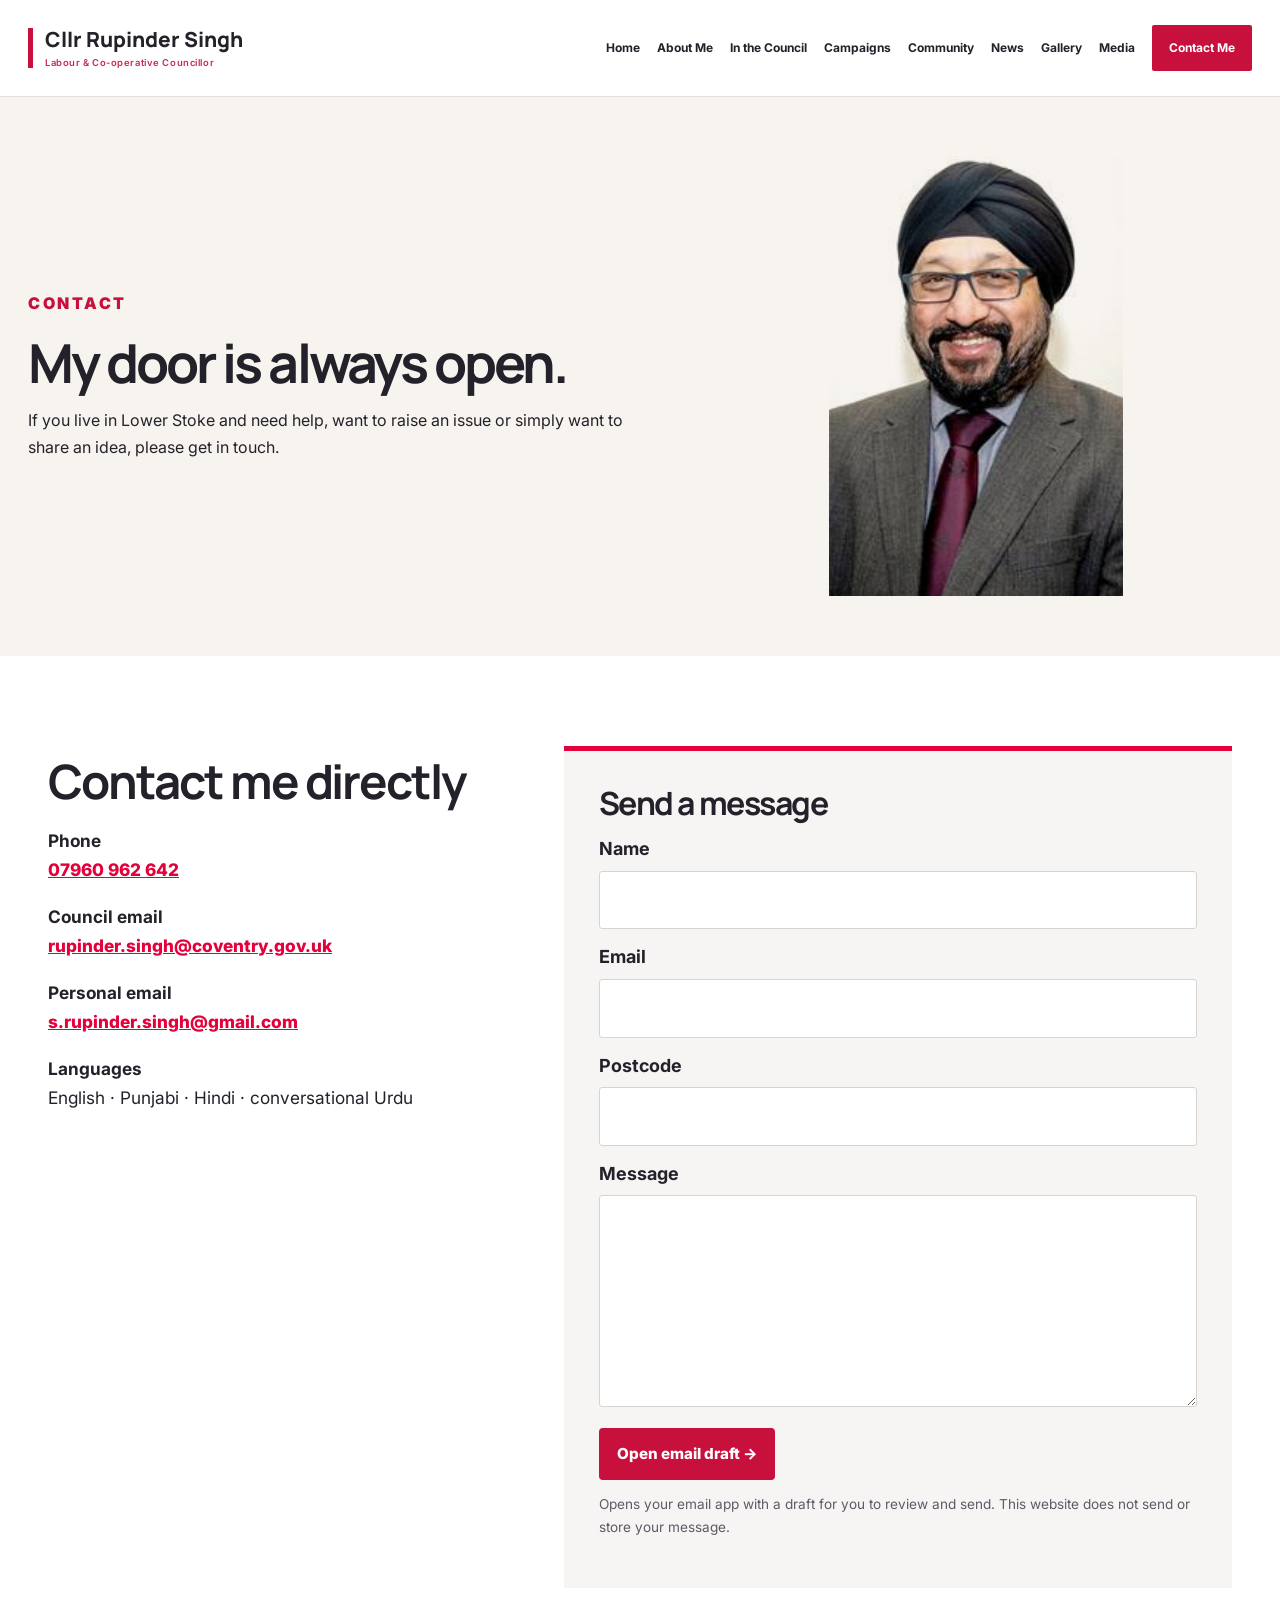
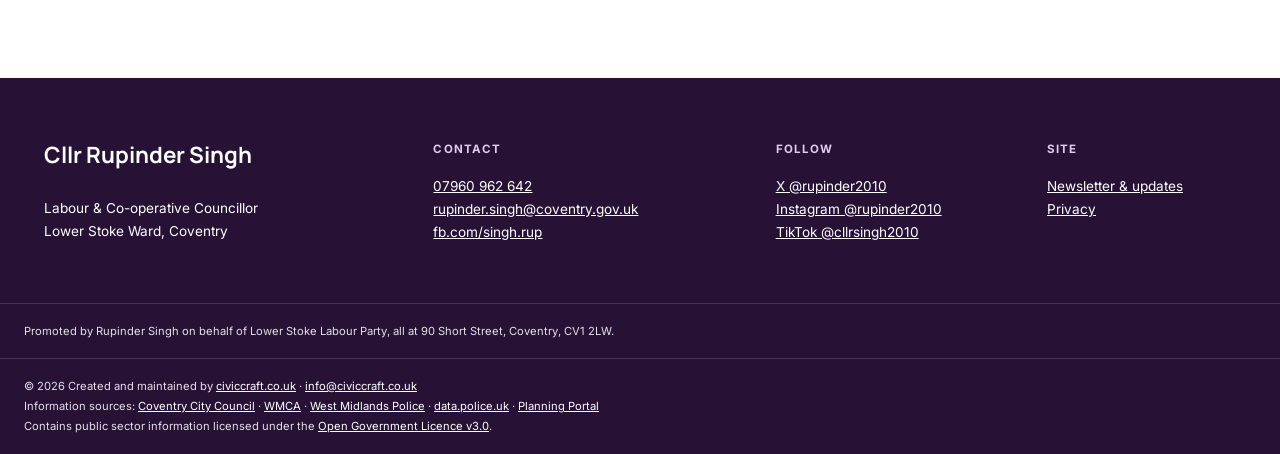
<file: contact.html>
<!DOCTYPE html>

<html lang="en"><head><meta charset="utf-8"/><meta content="width=device-width,initial-scale=1" name="viewport"/><title>Contact | Cllr Rupinder Singh</title><meta content="Contact Cllr Rupinder Singh for Lower Stoke casework and community issues." name="description"/><meta content="#d5002b" name="theme-color"/><meta content="Contact | Cllr Rupinder Singh" property="og:title"/><meta content="Contact Cllr Rupinder Singh for Lower Stoke casework and community issues." property="og:description"/><meta content="website" property="og:type"/><meta content="images/hero/rupinder-community.jpg" property="og:image"/><meta content="summary_large_image" name="twitter:card"/><link href="data:image/svg+xml,&lt;svg xmlns=%22http://www.w3.org/2000/svg%22 viewBox=%220 0 100 100%22&gt;&lt;rect width=%22100%22 height=%22100%22 rx=%2220%22 fill=%22%23d5002b%22/&gt;&lt;text x=%2250%22 y=%2267%22 font-size=%2250%22 text-anchor=%22middle%22 fill=%22white%22 font-family=%22Arial%22&gt;RS&lt;/text&gt;&lt;/svg&gt;" rel="icon"/><link href="css/style.css?v=20261101-photo" rel="stylesheet"/><link href="css/pages.css?v=20261101-photo" rel="stylesheet"/><link href="css/redesign.css?v=20261101-photo" rel="stylesheet"/></head><body data-current="contact.html"><a class="skip-link" href="#main">Skip to content</a><header class="site-header"><a class="brand" href="index.html"><strong>Cllr Rupinder Singh</strong><span>Labour &amp; Co-operative Councillor</span></a><button aria-controls="site-navigation" aria-label="Open navigation" class="menu">☰</button><nav id="site-navigation"><a data-page="index.html" href="index.html">Home</a><a data-page="about.html" href="about.html">About Me</a><a data-page="council.html" href="council.html">In the Council</a><a data-page="campaigns.html" href="campaigns.html">Campaigns</a><a data-page="community.html" href="community.html">Community</a><a data-page="news.html" href="news.html">News</a><a data-page="gallery.html" href="gallery.html">Gallery</a><a data-page="media.html" href="media.html">Media</a><a class="contact-btn" href="contact.html">Contact Me</a></nav></header><main id="main"><section class="page-hero photo-hero portrait-hero"><div><p class="eyebrow">CONTACT</p><h1>My door is always open.</h1><p>If you live in Lower Stoke and need help, want to raise an issue or simply want to share an idea, please get in touch.</p></div><img alt="Portrait of Cllr Rupinder Singh" src="images/about/bigpic.jpg"/></section><section class="section contact-grid"><div><h2>Contact me directly</h2><p><strong>Phone</strong><br/><a href="tel:+447960962642">07960 962 642</a></p><p><strong>Council email</strong><br/><a href="mailto:rupinder.singh@coventry.gov.uk">rupinder.singh@coventry.gov.uk</a></p><p><strong>Personal email</strong><br/><a href="mailto:s.rupinder.singh@gmail.com">s.rupinder.singh@gmail.com</a></p><p><strong>Languages</strong><br/>English · Punjabi · Hindi · conversational Urdu</p></div><form action="mailto:rupinder.singh@coventry.gov.uk" class="contact-form" id="email-enquiry" method="post"><h2>Send a message</h2><label>Name<input name="name" required=""/></label><label>Email<input name="email" required="" type="email"/></label><label>Postcode<input name="postcode"/></label><label>Message<textarea name="message" required="" rows="6"></textarea></label><button type="submit">Open email draft →</button><p class="note">Opens your email app with a draft for you to review and send. This website does not send or store your message.</p></form></section></main><footer><div class="footer-main"><div><h3>Cllr Rupinder Singh</h3><p>Labour &amp; Co-operative Councillor<br/>Lower Stoke Ward, Coventry</p></div><div><h4>Contact</h4><p><a href="tel:+447960962642">07960 962 642</a><br/><a href="mailto:rupinder.singh@coventry.gov.uk">rupinder.singh@coventry.gov.uk</a><br/><a href="https://www.facebook.com/singh.rup" rel="noopener" target="_blank">fb.com/singh.rup</a></p></div><div><h4>Follow</h4><p><a href="https://x.com/rupinder2010" rel="noopener" target="_blank">X @rupinder2010</a><br/><a href="https://www.instagram.com/rupinder2010" rel="noopener" target="_blank">Instagram @rupinder2010</a><br/><a href="https://www.tiktok.com/@cllrsingh2010" rel="noopener" target="_blank">TikTok @cllrsingh2010</a></p></div><div><h4>Site</h4><p><a href="news.html#newsletter">Newsletter &amp; updates</a><br/><a href="privacy.html">Privacy</a></p></div></div><div class="imprint">Promoted by Rupinder Singh on behalf of Lower Stoke Labour Party, all at 90 Short Street, Coventry, CV1 2LW.</div><div class="credits">© 2026 Created and maintained by <a href="https://www.civiccraft.co.uk/" rel="noopener" target="_blank">civiccraft.co.uk</a> · <a href="mailto:info@civiccraft.co.uk">info@civiccraft.co.uk</a><br/>Information sources: <a href="https://www.coventry.gov.uk/" rel="noopener" target="_blank">Coventry City Council</a> · <a href="https://www.wmca.org.uk/" rel="noopener" target="_blank">WMCA</a> · <a href="https://www.westmidlands.police.uk/" rel="noopener" target="_blank">West Midlands Police</a> · <a href="https://data.police.uk/" rel="noopener" target="_blank">data.police.uk</a> · <a href="https://www.planningportal.co.uk/" rel="noopener" target="_blank">Planning Portal</a><br/>Contains public sector information licensed under the <a href="https://www.nationalarchives.gov.uk/doc/open-government-licence/version/3/" rel="noopener" target="_blank">Open Government Licence v3.0</a>.</div></footer><script src="js/content.js?v=20261101-photo"></script><script src="js/main.js?v=20261101-photo"></script></body></html>
</file>
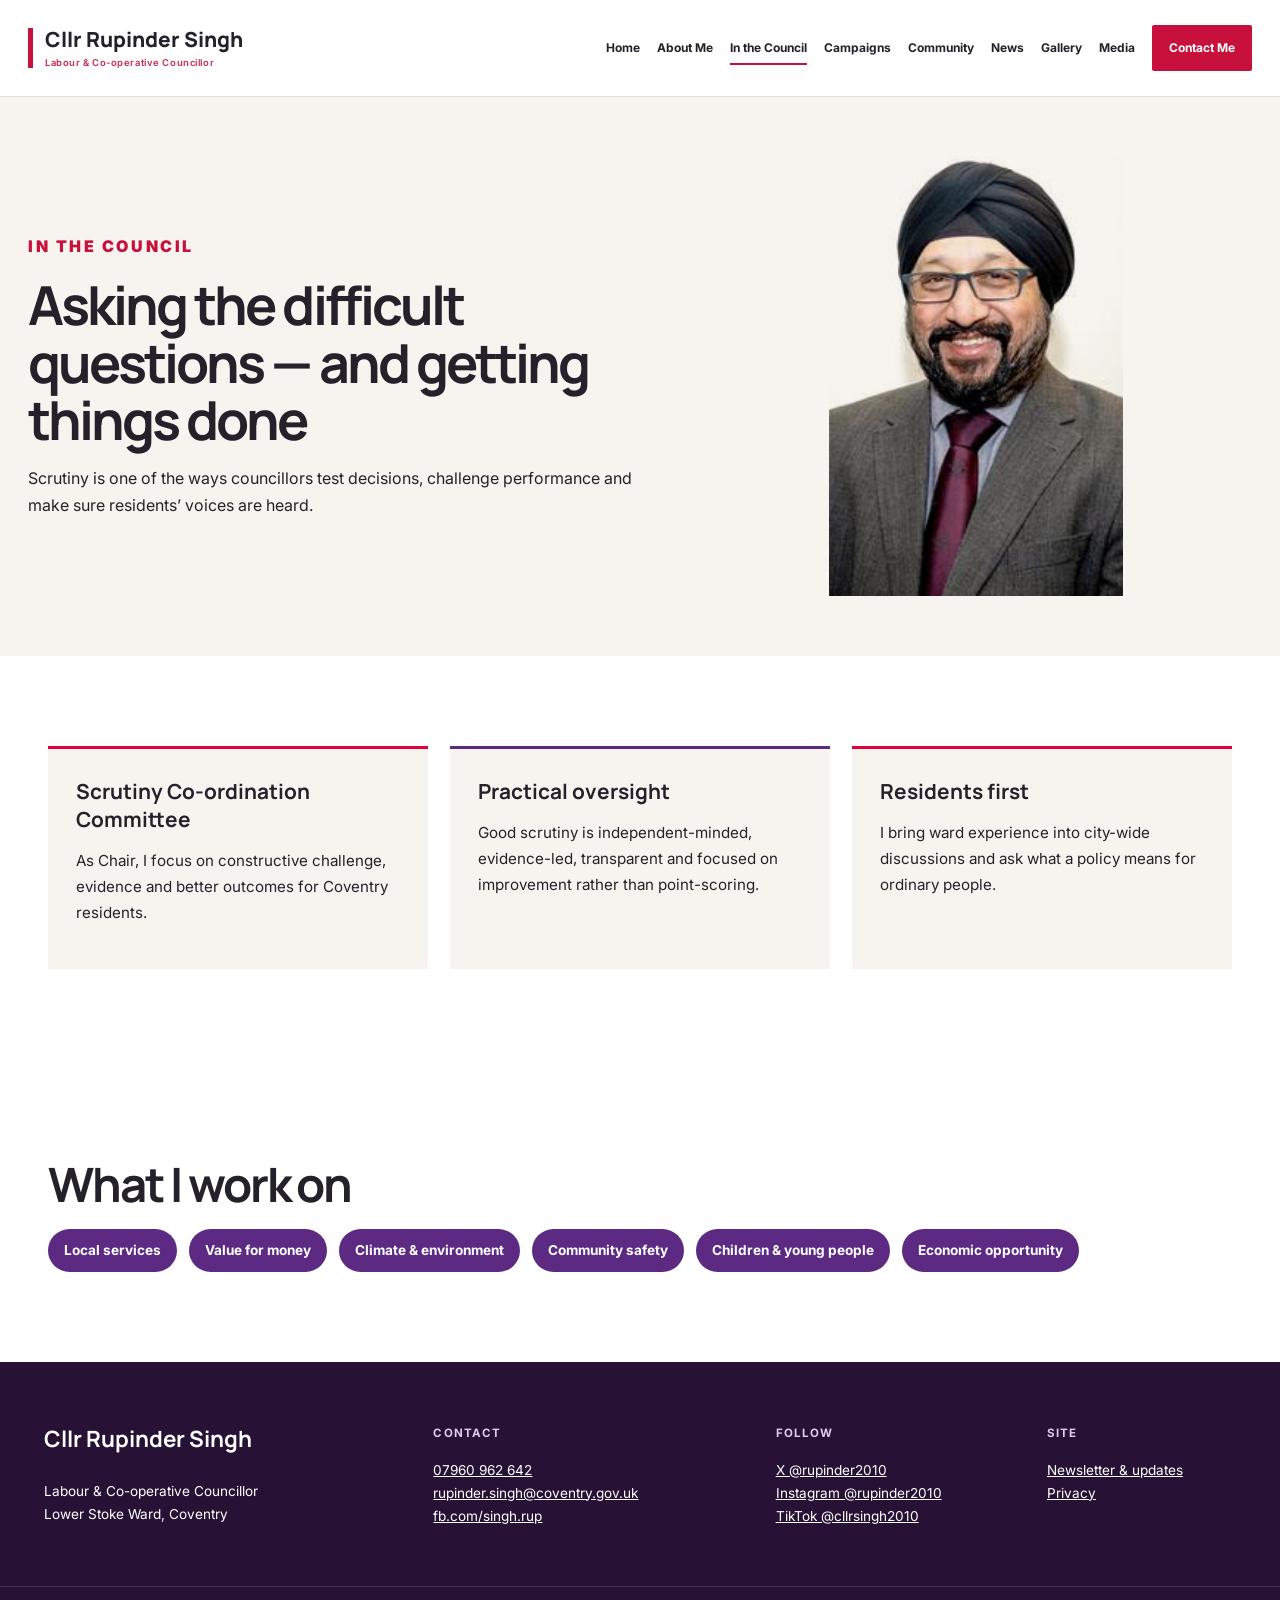
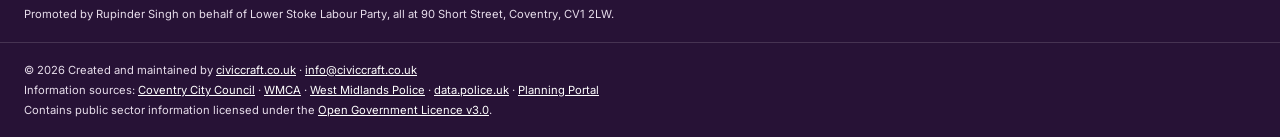
<file: council.html>
<!DOCTYPE html>

<html lang="en"><head><meta charset="utf-8"/><meta content="width=device-width,initial-scale=1" name="viewport"/><title>In the Council | Cllr Rupinder Singh</title><meta content="Cllr Rupinder Singh’s work in Coventry City Council and scrutiny." name="description"/><meta content="#d5002b" name="theme-color"/><meta content="In the Council | Cllr Rupinder Singh" property="og:title"/><meta content="Cllr Rupinder Singh’s work in Coventry City Council and scrutiny." property="og:description"/><meta content="website" property="og:type"/><meta content="images/hero/rupinder-community.jpg" property="og:image"/><meta content="summary_large_image" name="twitter:card"/><link href="data:image/svg+xml,&lt;svg xmlns=%22http://www.w3.org/2000/svg%22 viewBox=%220 0 100 100%22&gt;&lt;rect width=%22100%22 height=%22100%22 rx=%2220%22 fill=%22%23d5002b%22/&gt;&lt;text x=%2250%22 y=%2267%22 font-size=%2250%22 text-anchor=%22middle%22 fill=%22white%22 font-family=%22Arial%22&gt;RS&lt;/text&gt;&lt;/svg&gt;" rel="icon"/><link href="css/style.css?v=20261101-photo" rel="stylesheet"/><link href="css/pages.css?v=20261101-photo" rel="stylesheet"/><link href="css/redesign.css?v=20261101-photo" rel="stylesheet"/></head><body data-current="council.html"><a class="skip-link" href="#main">Skip to content</a><header class="site-header"><a class="brand" href="index.html"><strong>Cllr Rupinder Singh</strong><span>Labour &amp; Co-operative Councillor</span></a><button aria-controls="site-navigation" aria-label="Open navigation" class="menu">☰</button><nav id="site-navigation"><a data-page="index.html" href="index.html">Home</a><a data-page="about.html" href="about.html">About Me</a><a data-page="council.html" href="council.html">In the Council</a><a data-page="campaigns.html" href="campaigns.html">Campaigns</a><a data-page="community.html" href="community.html">Community</a><a data-page="news.html" href="news.html">News</a><a data-page="gallery.html" href="gallery.html">Gallery</a><a data-page="media.html" href="media.html">Media</a><a class="contact-btn" href="contact.html">Contact Me</a></nav></header><main id="main"><section class="page-hero photo-hero portrait-hero"><div><p class="eyebrow">IN THE COUNCIL</p><h1>Asking the difficult questions — and getting things done</h1><p>Scrutiny is one of the ways councillors test decisions, challenge performance and make sure residents’ voices are heard.</p></div><img alt="Portrait of Cllr Rupinder Singh" src="images/about/bigpic.jpg"/></section><section class="section"><div class="mini-grid"><article><h3>Scrutiny Co-ordination Committee</h3><p>As Chair, I focus on constructive challenge, evidence and better outcomes for Coventry residents.</p></article><article><h3>Practical oversight</h3><p>Good scrutiny is independent-minded, evidence-led, transparent and focused on improvement rather than point-scoring.</p></article><article><h3>Residents first</h3><p>I bring ward experience into city-wide discussions and ask what a policy means for ordinary people.</p></article></div></section><section class="section"><h2>What I work on</h2><div class="chips"><span>Local services</span><span>Value for money</span><span>Climate &amp; environment</span><span>Community safety</span><span>Children &amp; young people</span><span>Economic opportunity</span></div></section></main><footer><div class="footer-main"><div><h3>Cllr Rupinder Singh</h3><p>Labour &amp; Co-operative Councillor<br/>Lower Stoke Ward, Coventry</p></div><div><h4>Contact</h4><p><a href="tel:+447960962642">07960 962 642</a><br/><a href="mailto:rupinder.singh@coventry.gov.uk">rupinder.singh@coventry.gov.uk</a><br/><a href="https://www.facebook.com/singh.rup" rel="noopener" target="_blank">fb.com/singh.rup</a></p></div><div><h4>Follow</h4><p><a href="https://x.com/rupinder2010" rel="noopener" target="_blank">X @rupinder2010</a><br/><a href="https://www.instagram.com/rupinder2010" rel="noopener" target="_blank">Instagram @rupinder2010</a><br/><a href="https://www.tiktok.com/@cllrsingh2010" rel="noopener" target="_blank">TikTok @cllrsingh2010</a></p></div><div><h4>Site</h4><p><a href="news.html#newsletter">Newsletter &amp; updates</a><br/><a href="privacy.html">Privacy</a></p></div></div><div class="imprint">Promoted by Rupinder Singh on behalf of Lower Stoke Labour Party, all at 90 Short Street, Coventry, CV1 2LW.</div><div class="credits">© 2026 Created and maintained by <a href="https://www.civiccraft.co.uk/" rel="noopener" target="_blank">civiccraft.co.uk</a> · <a href="mailto:info@civiccraft.co.uk">info@civiccraft.co.uk</a><br/>Information sources: <a href="https://www.coventry.gov.uk/" rel="noopener" target="_blank">Coventry City Council</a> · <a href="https://www.wmca.org.uk/" rel="noopener" target="_blank">WMCA</a> · <a href="https://www.westmidlands.police.uk/" rel="noopener" target="_blank">West Midlands Police</a> · <a href="https://data.police.uk/" rel="noopener" target="_blank">data.police.uk</a> · <a href="https://www.planningportal.co.uk/" rel="noopener" target="_blank">Planning Portal</a><br/>Contains public sector information licensed under the <a href="https://www.nationalarchives.gov.uk/doc/open-government-licence/version/3/" rel="noopener" target="_blank">Open Government Licence v3.0</a>.</div></footer><script src="js/content.js?v=20261101-photo"></script><script src="js/main.js?v=20261101-photo"></script></body></html>
</file>
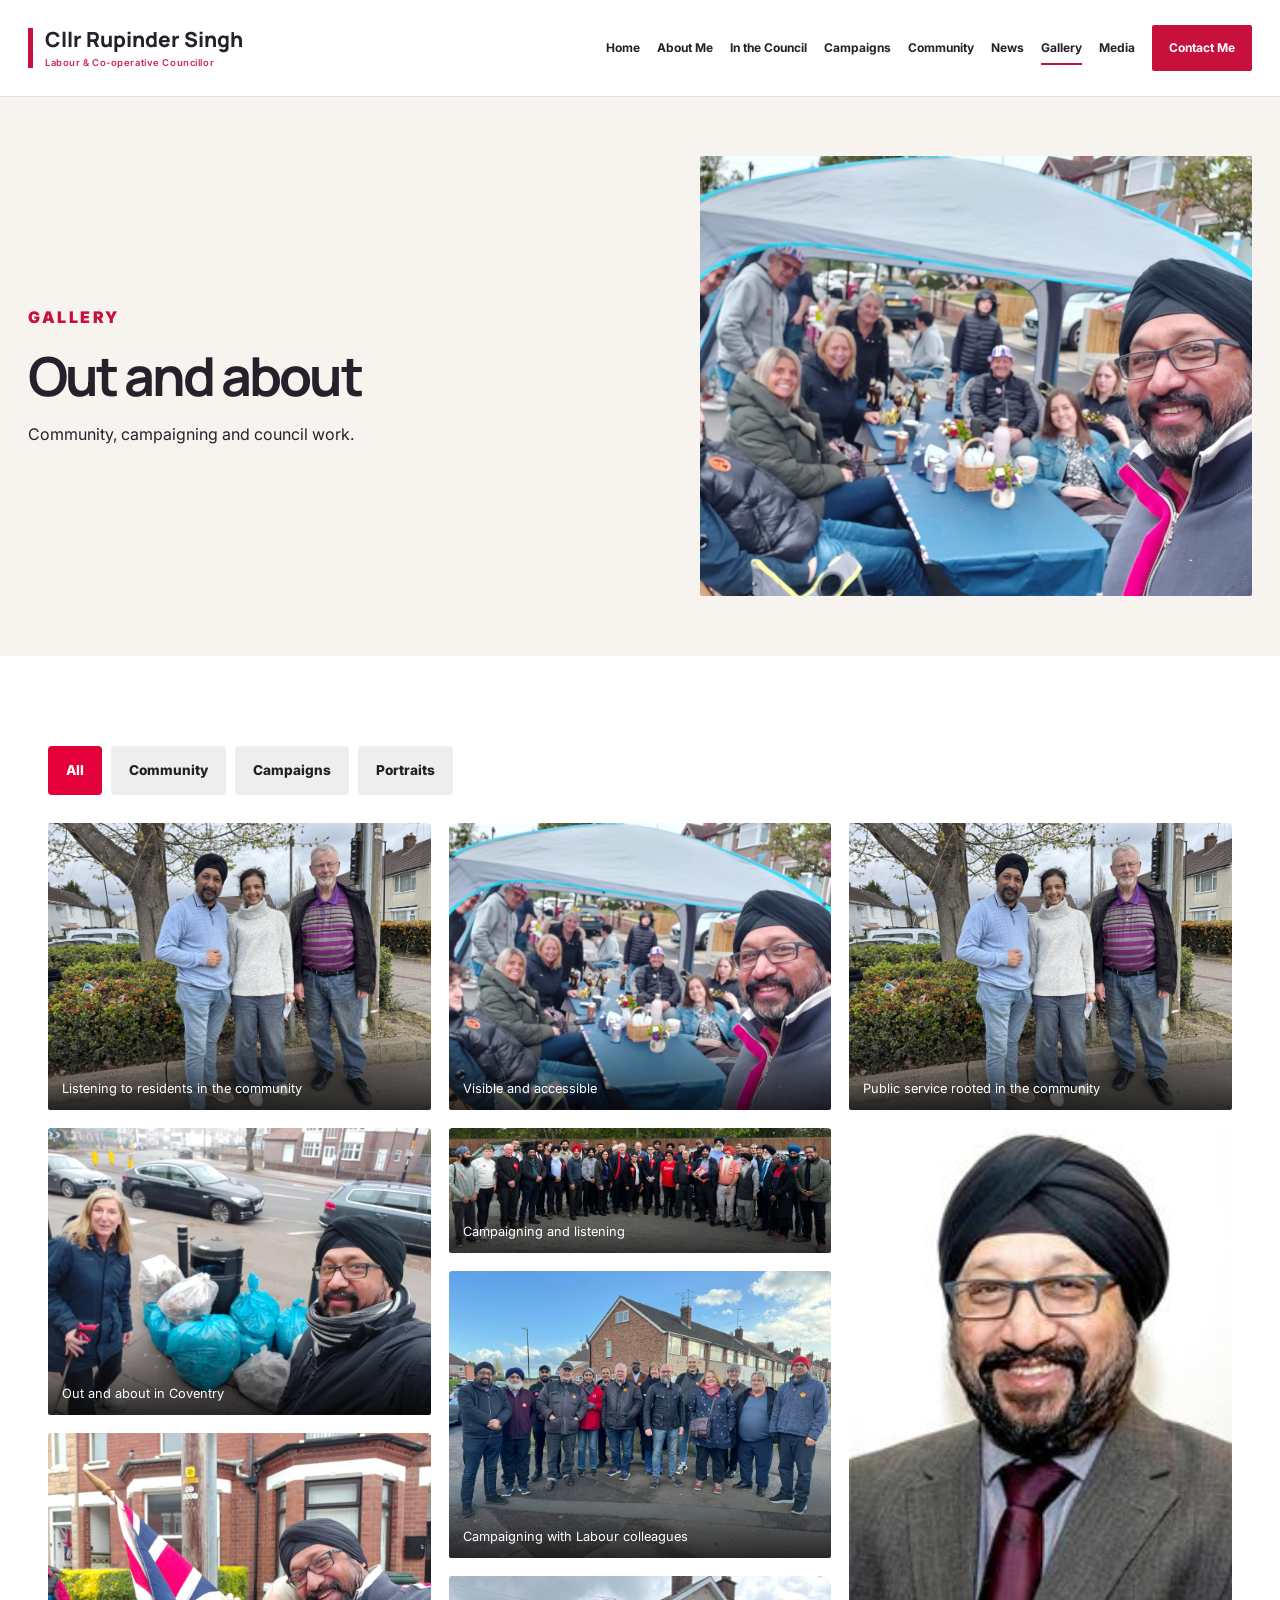
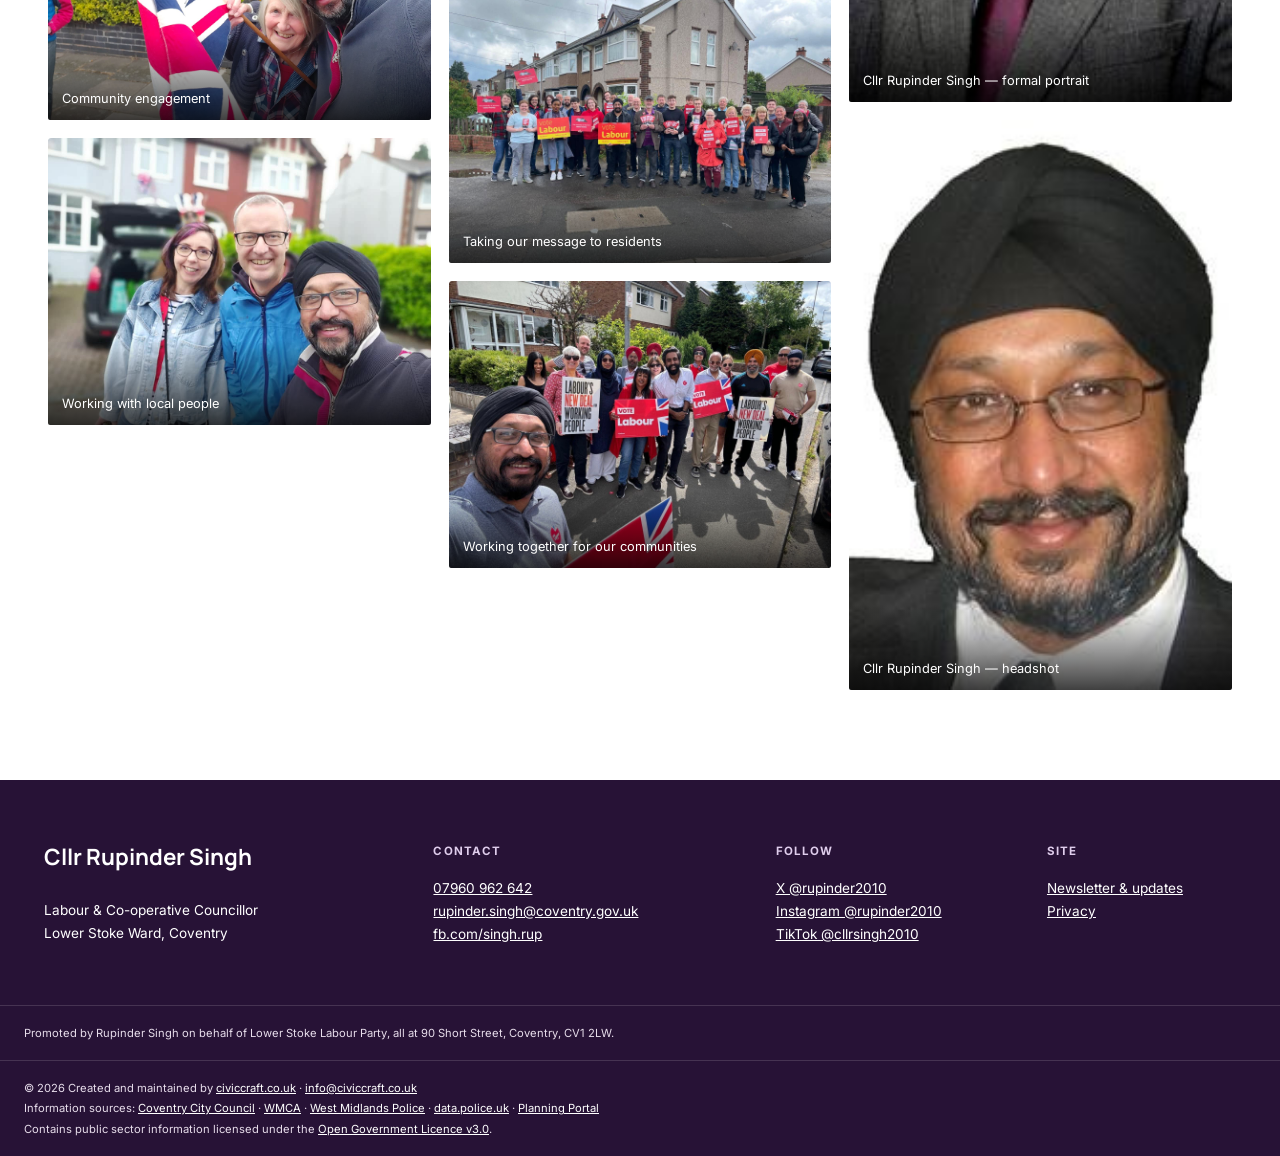
<file: gallery.html>
<!DOCTYPE html>

<html lang="en"><head><meta charset="utf-8"/><meta content="width=device-width,initial-scale=1" name="viewport"/><title>Gallery | Cllr Rupinder Singh</title><meta content="Photo gallery of Cllr Rupinder Singh’s community and council work." name="description"/><meta content="#d5002b" name="theme-color"/><meta content="Gallery | Cllr Rupinder Singh" property="og:title"/><meta content="Photo gallery of Cllr Rupinder Singh’s community and council work." property="og:description"/><meta content="website" property="og:type"/><meta content="images/hero/rupinder-community.jpg" property="og:image"/><meta content="summary_large_image" name="twitter:card"/><link href="data:image/svg+xml,&lt;svg xmlns=%22http://www.w3.org/2000/svg%22 viewBox=%220 0 100 100%22&gt;&lt;rect width=%22100%22 height=%22100%22 rx=%2220%22 fill=%22%23d5002b%22/&gt;&lt;text x=%2250%22 y=%2267%22 font-size=%2250%22 text-anchor=%22middle%22 fill=%22white%22 font-family=%22Arial%22&gt;RS&lt;/text&gt;&lt;/svg&gt;" rel="icon"/><link href="css/style.css?v=20261101-photo" rel="stylesheet"/><link href="css/pages.css?v=20261101-photo" rel="stylesheet"/><link href="css/redesign.css?v=20261101-photo" rel="stylesheet"/></head><body data-current="gallery.html"><a class="skip-link" href="#main">Skip to content</a><header class="site-header"><a class="brand" href="index.html"><strong>Cllr Rupinder Singh</strong><span>Labour &amp; Co-operative Councillor</span></a><button aria-controls="site-navigation" aria-label="Open navigation" class="menu">☰</button><nav id="site-navigation"><a data-page="index.html" href="index.html">Home</a><a data-page="about.html" href="about.html">About Me</a><a data-page="council.html" href="council.html">In the Council</a><a data-page="campaigns.html" href="campaigns.html">Campaigns</a><a data-page="community.html" href="community.html">Community</a><a data-page="news.html" href="news.html">News</a><a data-page="gallery.html" href="gallery.html">Gallery</a><a data-page="media.html" href="media.html">Media</a><a class="contact-btn" href="contact.html">Contact Me</a></nav></header><main id="main"><section class="page-hero photo-hero"><div><p class="eyebrow">GALLERY</p><h1>Out and about</h1><p>Community, campaigning and council work.</p></div><img alt="Rupinder Singh at a community gathering" src="images/hero/486462202_10212234889423274_8778222100285124512_n.jpg"/></section><section class="section"><div class="filters"><button data-filter="all">All</button><button data-filter="community">Community</button><button data-filter="campaigns">Campaigns</button><button data-filter="portraits">Portraits</button></div><div class="gallery-grid" id="gallery-grid"></div></section><dialog id="lightbox"><button aria-label="Close">×</button><img alt="" decoding="async"/><p></p></dialog></main><footer><div class="footer-main"><div><h3>Cllr Rupinder Singh</h3><p>Labour &amp; Co-operative Councillor<br/>Lower Stoke Ward, Coventry</p></div><div><h4>Contact</h4><p><a href="tel:+447960962642">07960 962 642</a><br/><a href="mailto:rupinder.singh@coventry.gov.uk">rupinder.singh@coventry.gov.uk</a><br/><a href="https://www.facebook.com/singh.rup" rel="noopener" target="_blank">fb.com/singh.rup</a></p></div><div><h4>Follow</h4><p><a href="https://x.com/rupinder2010" rel="noopener" target="_blank">X @rupinder2010</a><br/><a href="https://www.instagram.com/rupinder2010" rel="noopener" target="_blank">Instagram @rupinder2010</a><br/><a href="https://www.tiktok.com/@cllrsingh2010" rel="noopener" target="_blank">TikTok @cllrsingh2010</a></p></div><div><h4>Site</h4><p><a href="news.html#newsletter">Newsletter &amp; updates</a><br/><a href="privacy.html">Privacy</a></p></div></div><div class="imprint">Promoted by Rupinder Singh on behalf of Lower Stoke Labour Party, all at 90 Short Street, Coventry, CV1 2LW.</div><div class="credits">© 2026 Created and maintained by <a href="https://www.civiccraft.co.uk/" rel="noopener" target="_blank">civiccraft.co.uk</a> · <a href="mailto:info@civiccraft.co.uk">info@civiccraft.co.uk</a><br/>Information sources: <a href="https://www.coventry.gov.uk/" rel="noopener" target="_blank">Coventry City Council</a> · <a href="https://www.wmca.org.uk/" rel="noopener" target="_blank">WMCA</a> · <a href="https://www.westmidlands.police.uk/" rel="noopener" target="_blank">West Midlands Police</a> · <a href="https://data.police.uk/" rel="noopener" target="_blank">data.police.uk</a> · <a href="https://www.planningportal.co.uk/" rel="noopener" target="_blank">Planning Portal</a><br/>Contains public sector information licensed under the <a href="https://www.nationalarchives.gov.uk/doc/open-government-licence/version/3/" rel="noopener" target="_blank">Open Government Licence v3.0</a>.</div></footer><script src="js/content.js?v=20261101-photo"></script><script src="js/main.js?v=20261101-photo"></script></body></html>
</file>
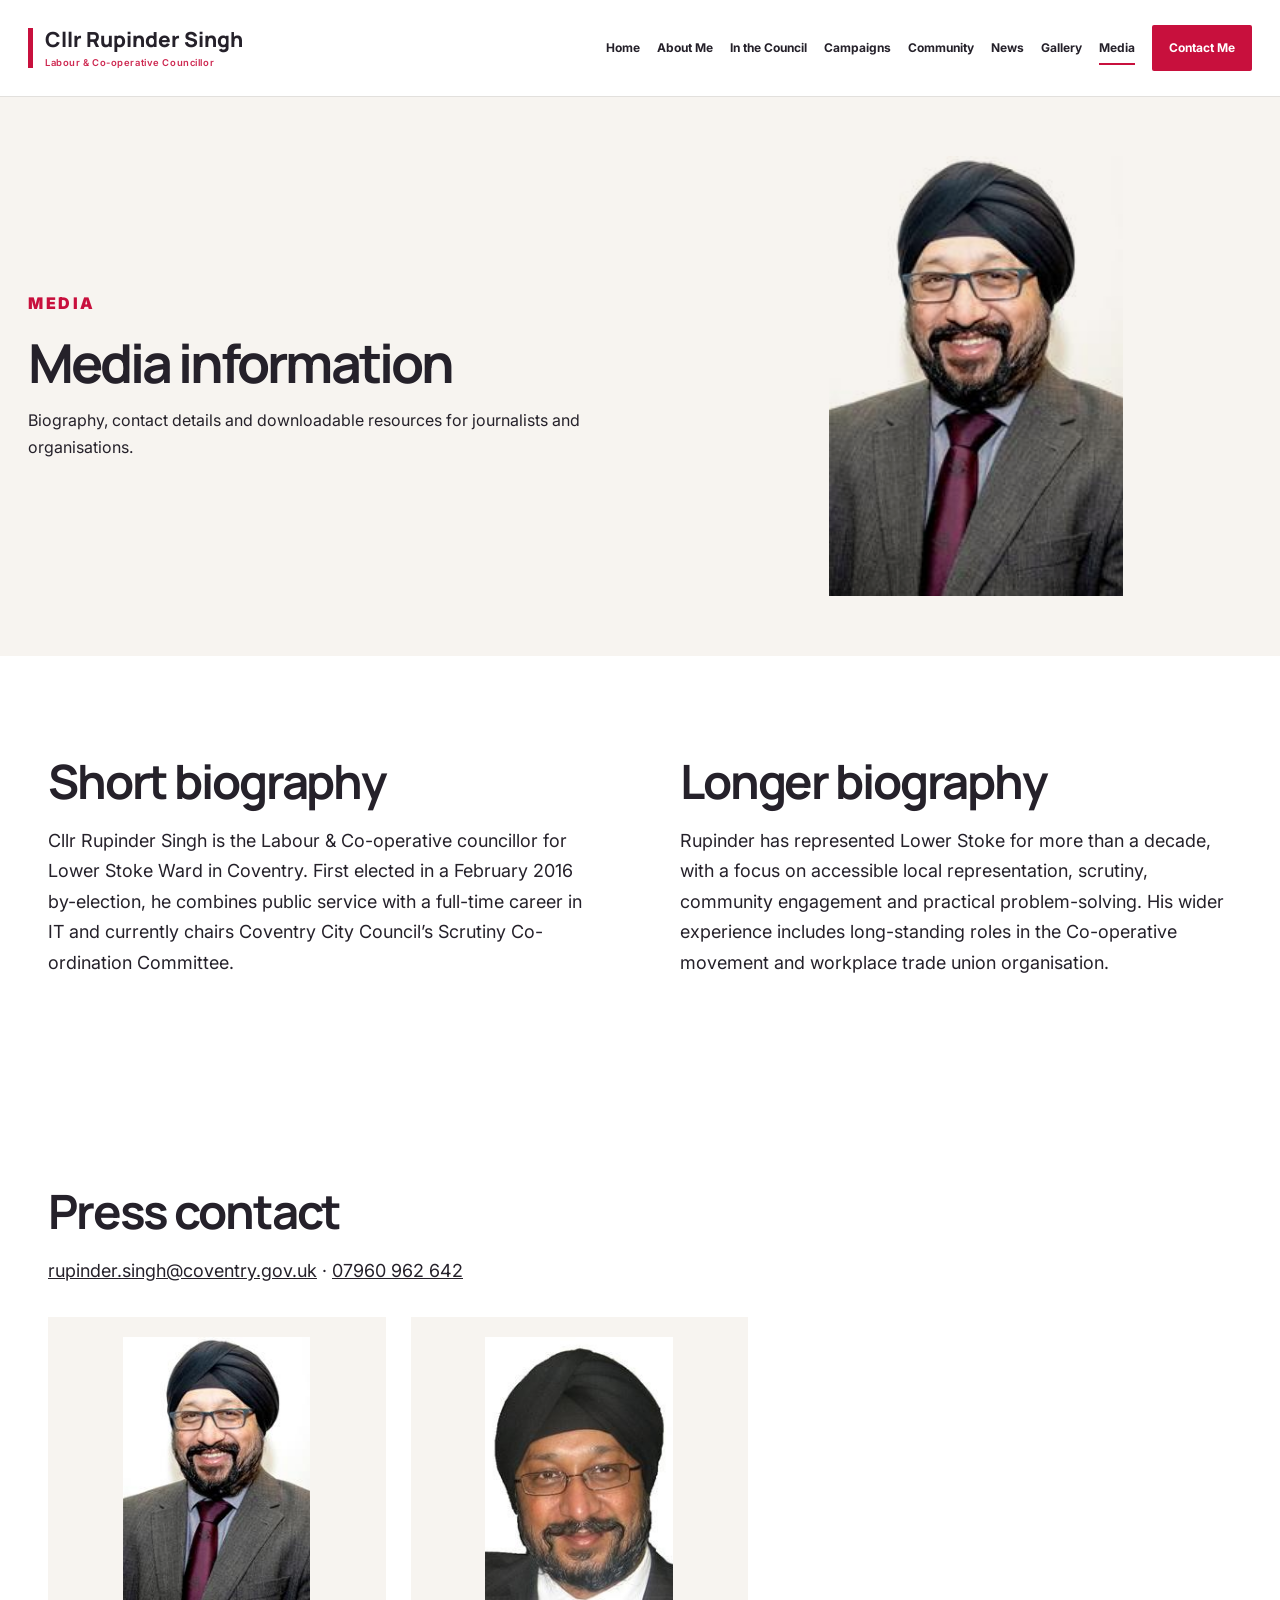
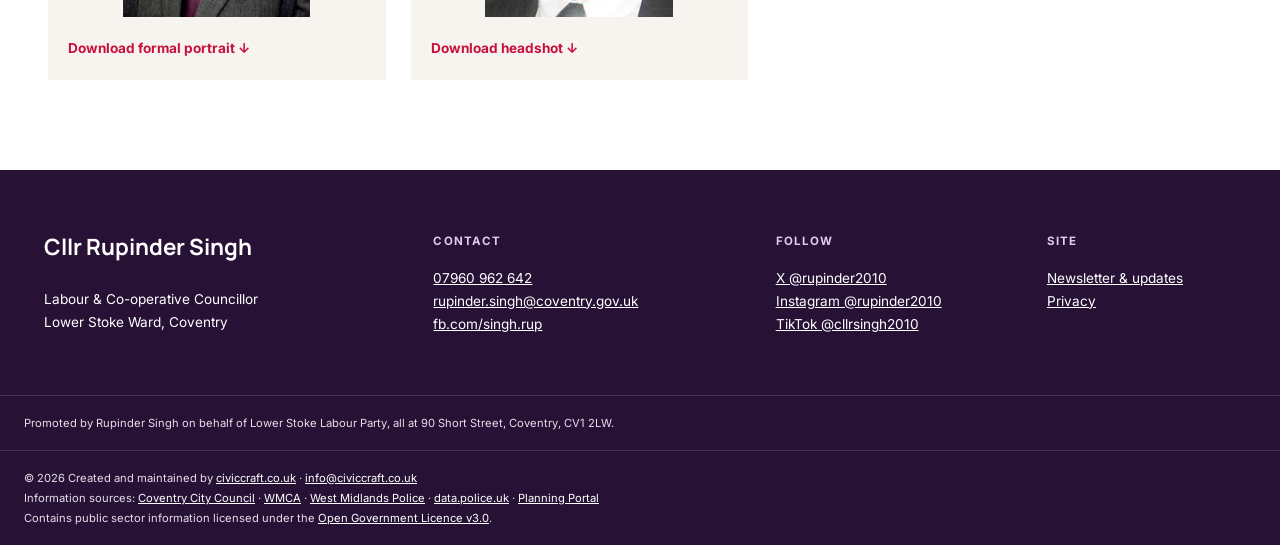
<file: media.html>
<!DOCTYPE html>

<html lang="en"><head><meta charset="utf-8"/><meta content="width=device-width,initial-scale=1" name="viewport"/><title>Media | Cllr Rupinder Singh</title><meta content="Media biography and press contact for Cllr Rupinder Singh." name="description"/><meta content="#d5002b" name="theme-color"/><meta content="Media | Cllr Rupinder Singh" property="og:title"/><meta content="Media biography and press contact for Cllr Rupinder Singh." property="og:description"/><meta content="website" property="og:type"/><meta content="images/hero/rupinder-community.jpg" property="og:image"/><meta content="summary_large_image" name="twitter:card"/><link href="data:image/svg+xml,&lt;svg xmlns=%22http://www.w3.org/2000/svg%22 viewBox=%220 0 100 100%22&gt;&lt;rect width=%22100%22 height=%22100%22 rx=%2220%22 fill=%22%23d5002b%22/&gt;&lt;text x=%2250%22 y=%2267%22 font-size=%2250%22 text-anchor=%22middle%22 fill=%22white%22 font-family=%22Arial%22&gt;RS&lt;/text&gt;&lt;/svg&gt;" rel="icon"/><link href="css/style.css?v=20261101-photo" rel="stylesheet"/><link href="css/pages.css?v=20261101-photo" rel="stylesheet"/><link href="css/redesign.css?v=20261101-photo" rel="stylesheet"/></head><body data-current="media.html"><a class="skip-link" href="#main">Skip to content</a><header class="site-header"><a class="brand" href="index.html"><strong>Cllr Rupinder Singh</strong><span>Labour &amp; Co-operative Councillor</span></a><button aria-controls="site-navigation" aria-label="Open navigation" class="menu">☰</button><nav id="site-navigation"><a data-page="index.html" href="index.html">Home</a><a data-page="about.html" href="about.html">About Me</a><a data-page="council.html" href="council.html">In the Council</a><a data-page="campaigns.html" href="campaigns.html">Campaigns</a><a data-page="community.html" href="community.html">Community</a><a data-page="news.html" href="news.html">News</a><a data-page="gallery.html" href="gallery.html">Gallery</a><a data-page="media.html" href="media.html">Media</a><a class="contact-btn" href="contact.html">Contact Me</a></nav></header><main id="main"><section class="page-hero photo-hero portrait-hero"><div><p class="eyebrow">MEDIA</p><h1>Media information</h1><p>Biography, contact details and downloadable resources for journalists and organisations.</p></div><img alt="Portrait of Cllr Rupinder Singh" src="images/about/bigpic.jpg"/></section><section class="section split"><div><h2>Short biography</h2><p>Cllr Rupinder Singh is the Labour &amp; Co-operative councillor for Lower Stoke Ward in Coventry. First elected in a February 2016 by-election, he combines public service with a full-time career in IT and currently chairs Coventry City Council’s Scrutiny Co-ordination Committee.</p></div><div><h2>Longer biography</h2><p>Rupinder has represented Lower Stoke for more than a decade, with a focus on accessible local representation, scrutiny, community engagement and practical problem-solving. His wider experience includes long-standing roles in the Co-operative movement and workplace trade union organisation.</p></div></section><section class="section"><h2>Press contact</h2><p><a href="mailto:rupinder.singh@coventry.gov.uk">rupinder.singh@coventry.gov.uk</a> · <a href="tel:+447960962642">07960 962 642</a></p><div class="press-photos"><a download="" href="images/press/bigpic.jpg"><img alt="Formal portrait of Rupinder Singh" loading="lazy" src="images/press/bigpic.jpg"/><span>Download formal portrait ↓</span></a><a download="" href="images/press/Cllr_Singh.jpg"><img alt="Headshot of Rupinder Singh" loading="lazy" src="images/press/Cllr_Singh.jpg"/><span>Download headshot ↓</span></a></div></section></main><footer><div class="footer-main"><div><h3>Cllr Rupinder Singh</h3><p>Labour &amp; Co-operative Councillor<br/>Lower Stoke Ward, Coventry</p></div><div><h4>Contact</h4><p><a href="tel:+447960962642">07960 962 642</a><br/><a href="mailto:rupinder.singh@coventry.gov.uk">rupinder.singh@coventry.gov.uk</a><br/><a href="https://www.facebook.com/singh.rup" rel="noopener" target="_blank">fb.com/singh.rup</a></p></div><div><h4>Follow</h4><p><a href="https://x.com/rupinder2010" rel="noopener" target="_blank">X @rupinder2010</a><br/><a href="https://www.instagram.com/rupinder2010" rel="noopener" target="_blank">Instagram @rupinder2010</a><br/><a href="https://www.tiktok.com/@cllrsingh2010" rel="noopener" target="_blank">TikTok @cllrsingh2010</a></p></div><div><h4>Site</h4><p><a href="news.html#newsletter">Newsletter &amp; updates</a><br/><a href="privacy.html">Privacy</a></p></div></div><div class="imprint">Promoted by Rupinder Singh on behalf of Lower Stoke Labour Party, all at 90 Short Street, Coventry, CV1 2LW.</div><div class="credits">© 2026 Created and maintained by <a href="https://www.civiccraft.co.uk/" rel="noopener" target="_blank">civiccraft.co.uk</a> · <a href="mailto:info@civiccraft.co.uk">info@civiccraft.co.uk</a><br/>Information sources: <a href="https://www.coventry.gov.uk/" rel="noopener" target="_blank">Coventry City Council</a> · <a href="https://www.wmca.org.uk/" rel="noopener" target="_blank">WMCA</a> · <a href="https://www.westmidlands.police.uk/" rel="noopener" target="_blank">West Midlands Police</a> · <a href="https://data.police.uk/" rel="noopener" target="_blank">data.police.uk</a> · <a href="https://www.planningportal.co.uk/" rel="noopener" target="_blank">Planning Portal</a><br/>Contains public sector information licensed under the <a href="https://www.nationalarchives.gov.uk/doc/open-government-licence/version/3/" rel="noopener" target="_blank">Open Government Licence v3.0</a>.</div></footer><script src="js/content.js?v=20261101-photo"></script><script src="js/main.js?v=20261101-photo"></script></body></html>
</file>
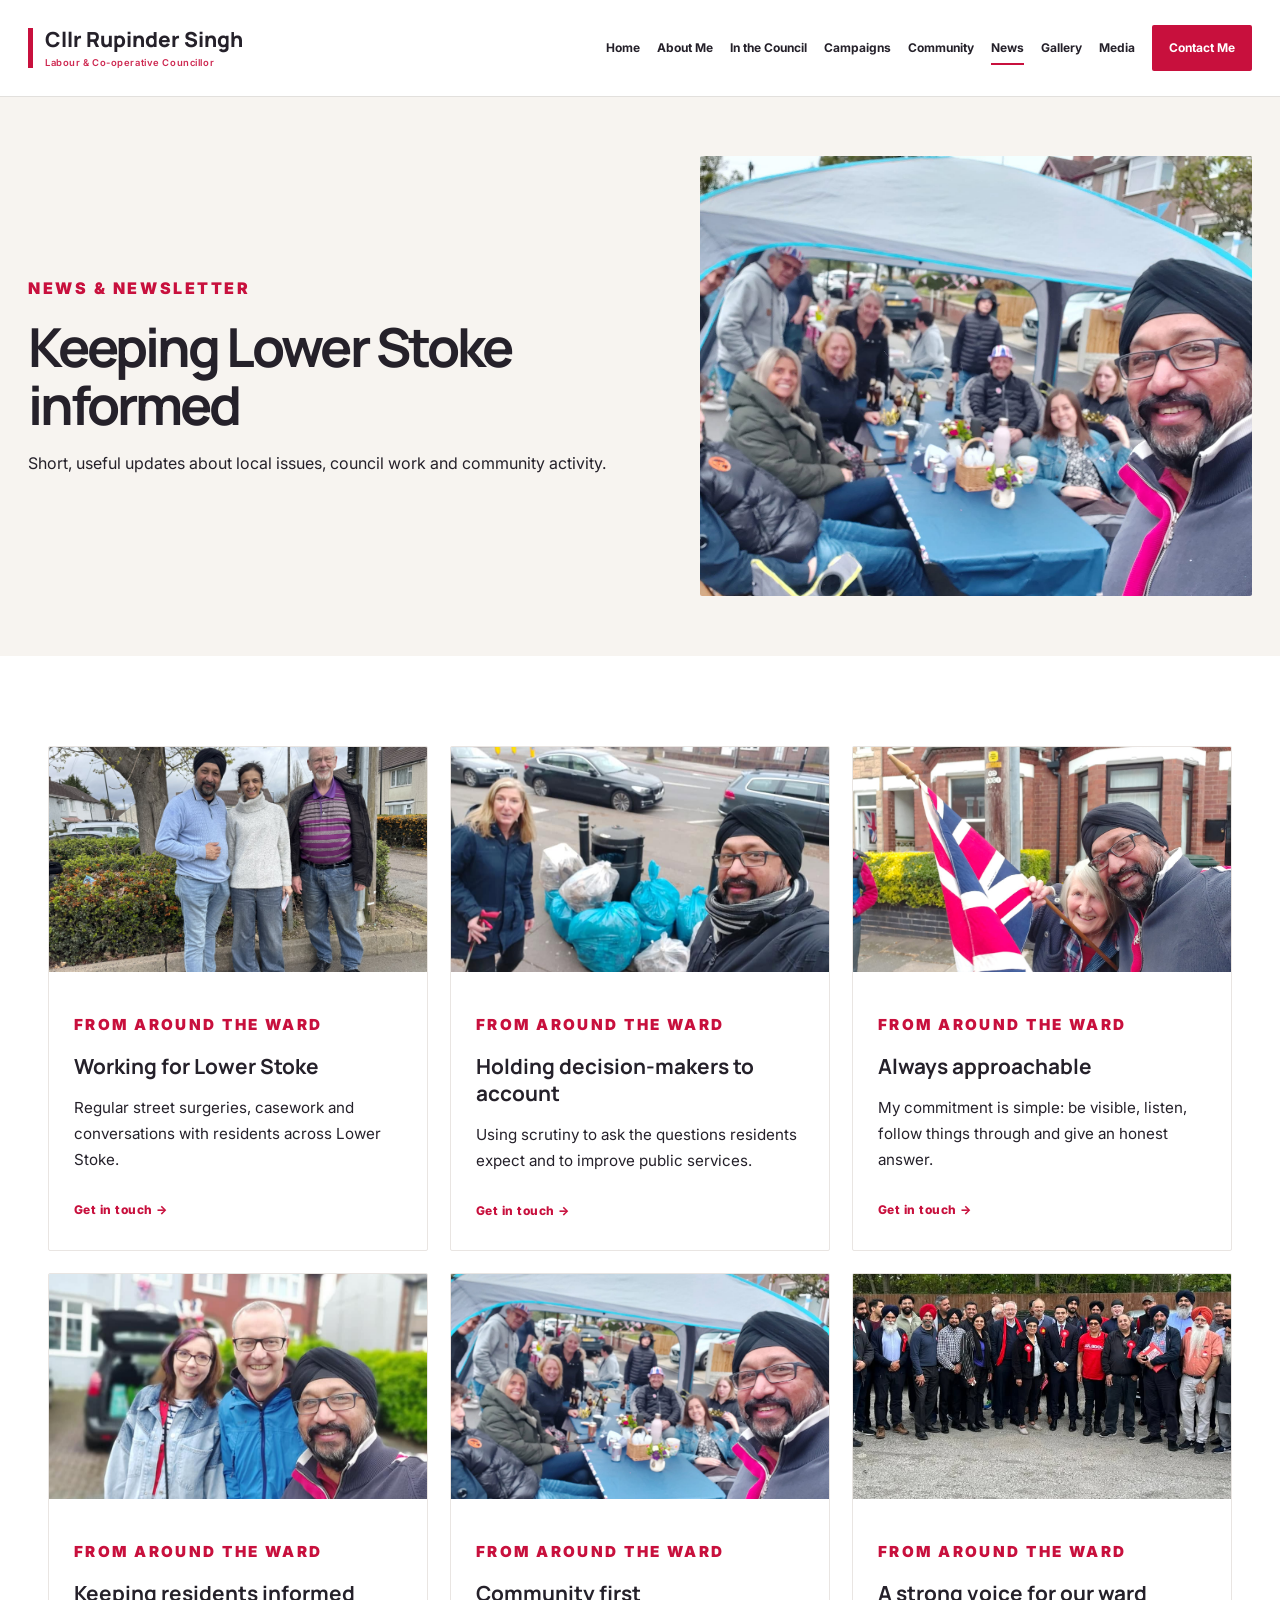
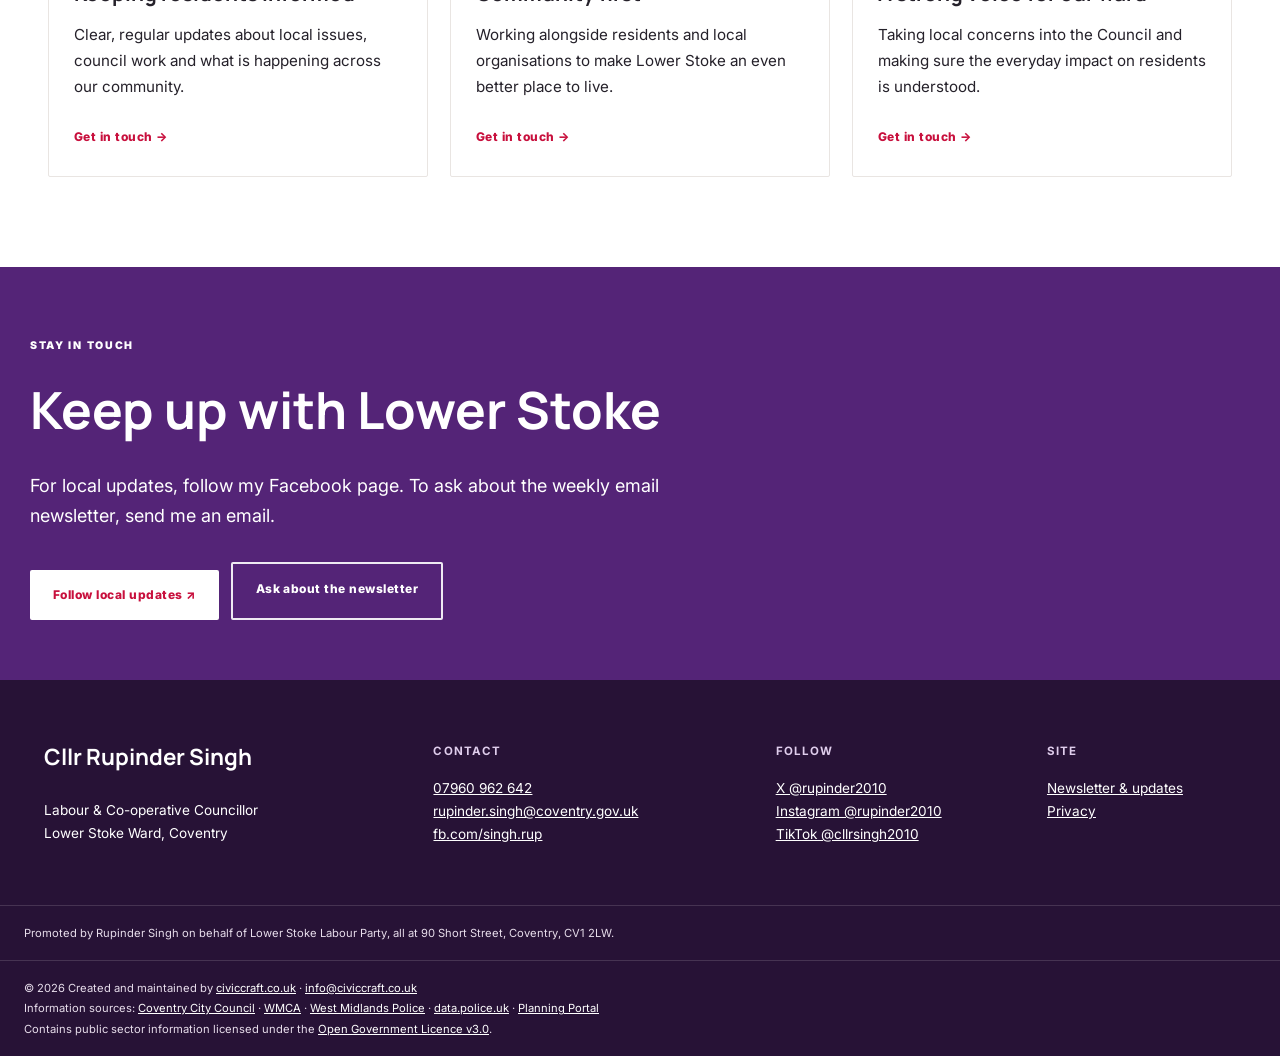
<file: news.html>
<!DOCTYPE html>

<html lang="en"><head><meta charset="utf-8"/><meta content="width=device-width,initial-scale=1" name="viewport"/><title>News | Cllr Rupinder Singh</title><meta content="News and Lower Stoke newsletter from Cllr Rupinder Singh." name="description"/><meta content="#d5002b" name="theme-color"/><meta content="News | Cllr Rupinder Singh" property="og:title"/><meta content="News and Lower Stoke newsletter from Cllr Rupinder Singh." property="og:description"/><meta content="website" property="og:type"/><meta content="images/hero/rupinder-community.jpg" property="og:image"/><meta content="summary_large_image" name="twitter:card"/><link href="data:image/svg+xml,&lt;svg xmlns=%22http://www.w3.org/2000/svg%22 viewBox=%220 0 100 100%22&gt;&lt;rect width=%22100%22 height=%22100%22 rx=%2220%22 fill=%22%23d5002b%22/&gt;&lt;text x=%2250%22 y=%2267%22 font-size=%2250%22 text-anchor=%22middle%22 fill=%22white%22 font-family=%22Arial%22&gt;RS&lt;/text&gt;&lt;/svg&gt;" rel="icon"/><link href="css/style.css?v=20261101-photo" rel="stylesheet"/><link href="css/pages.css?v=20261101-photo" rel="stylesheet"/><link href="css/redesign.css?v=20261101-photo" rel="stylesheet"/></head><body data-current="news.html"><a class="skip-link" href="#main">Skip to content</a><header class="site-header"><a class="brand" href="index.html"><strong>Cllr Rupinder Singh</strong><span>Labour &amp; Co-operative Councillor</span></a><button aria-controls="site-navigation" aria-label="Open navigation" class="menu">☰</button><nav id="site-navigation"><a data-page="index.html" href="index.html">Home</a><a data-page="about.html" href="about.html">About Me</a><a data-page="council.html" href="council.html">In the Council</a><a data-page="campaigns.html" href="campaigns.html">Campaigns</a><a data-page="community.html" href="community.html">Community</a><a data-page="news.html" href="news.html">News</a><a data-page="gallery.html" href="gallery.html">Gallery</a><a data-page="media.html" href="media.html">Media</a><a class="contact-btn" href="contact.html">Contact Me</a></nav></header><main id="main"><section class="page-hero photo-hero"><div><p class="eyebrow">NEWS &amp; NEWSLETTER</p><h1>Keeping Lower Stoke informed</h1><p>Short, useful updates about local issues, council work and community activity.</p></div><img alt="Rupinder Singh at a community gathering" src="images/hero/486462202_10212234889423274_8778222100285124512_n.jpg"/></section><section class="section"><div class="news-grid" id="all-news"></div></section><section class="newsletter" id="newsletter"><p class="eyebrow">STAY IN TOUCH</p><h2>Keep up with Lower Stoke</h2><p>For local updates, follow my Facebook page. To ask about the weekly email newsletter, send me an email.</p><div class="actions"><a class="white-btn" href="https://www.facebook.com/singh.rup" rel="noopener" target="_blank">Follow local updates ↗</a><a class="secondary" href="mailto:rupinder.singh@coventry.gov.uk?subject=Lower%20Stoke%20newsletter%20enquiry">Ask about the newsletter</a></div></section></main><footer><div class="footer-main"><div><h3>Cllr Rupinder Singh</h3><p>Labour &amp; Co-operative Councillor<br/>Lower Stoke Ward, Coventry</p></div><div><h4>Contact</h4><p><a href="tel:+447960962642">07960 962 642</a><br/><a href="mailto:rupinder.singh@coventry.gov.uk">rupinder.singh@coventry.gov.uk</a><br/><a href="https://www.facebook.com/singh.rup" rel="noopener" target="_blank">fb.com/singh.rup</a></p></div><div><h4>Follow</h4><p><a href="https://x.com/rupinder2010" rel="noopener" target="_blank">X @rupinder2010</a><br/><a href="https://www.instagram.com/rupinder2010" rel="noopener" target="_blank">Instagram @rupinder2010</a><br/><a href="https://www.tiktok.com/@cllrsingh2010" rel="noopener" target="_blank">TikTok @cllrsingh2010</a></p></div><div><h4>Site</h4><p><a href="news.html#newsletter">Newsletter &amp; updates</a><br/><a href="privacy.html">Privacy</a></p></div></div><div class="imprint">Promoted by Rupinder Singh on behalf of Lower Stoke Labour Party, all at 90 Short Street, Coventry, CV1 2LW.</div><div class="credits">© 2026 Created and maintained by <a href="https://www.civiccraft.co.uk/" rel="noopener" target="_blank">civiccraft.co.uk</a> · <a href="mailto:info@civiccraft.co.uk">info@civiccraft.co.uk</a><br/>Information sources: <a href="https://www.coventry.gov.uk/" rel="noopener" target="_blank">Coventry City Council</a> · <a href="https://www.wmca.org.uk/" rel="noopener" target="_blank">WMCA</a> · <a href="https://www.westmidlands.police.uk/" rel="noopener" target="_blank">West Midlands Police</a> · <a href="https://data.police.uk/" rel="noopener" target="_blank">data.police.uk</a> · <a href="https://www.planningportal.co.uk/" rel="noopener" target="_blank">Planning Portal</a><br/>Contains public sector information licensed under the <a href="https://www.nationalarchives.gov.uk/doc/open-government-licence/version/3/" rel="noopener" target="_blank">Open Government Licence v3.0</a>.</div></footer><script src="js/content.js?v=20261101-photo"></script><script src="js/main.js?v=20261101-photo"></script></body></html>
</file>
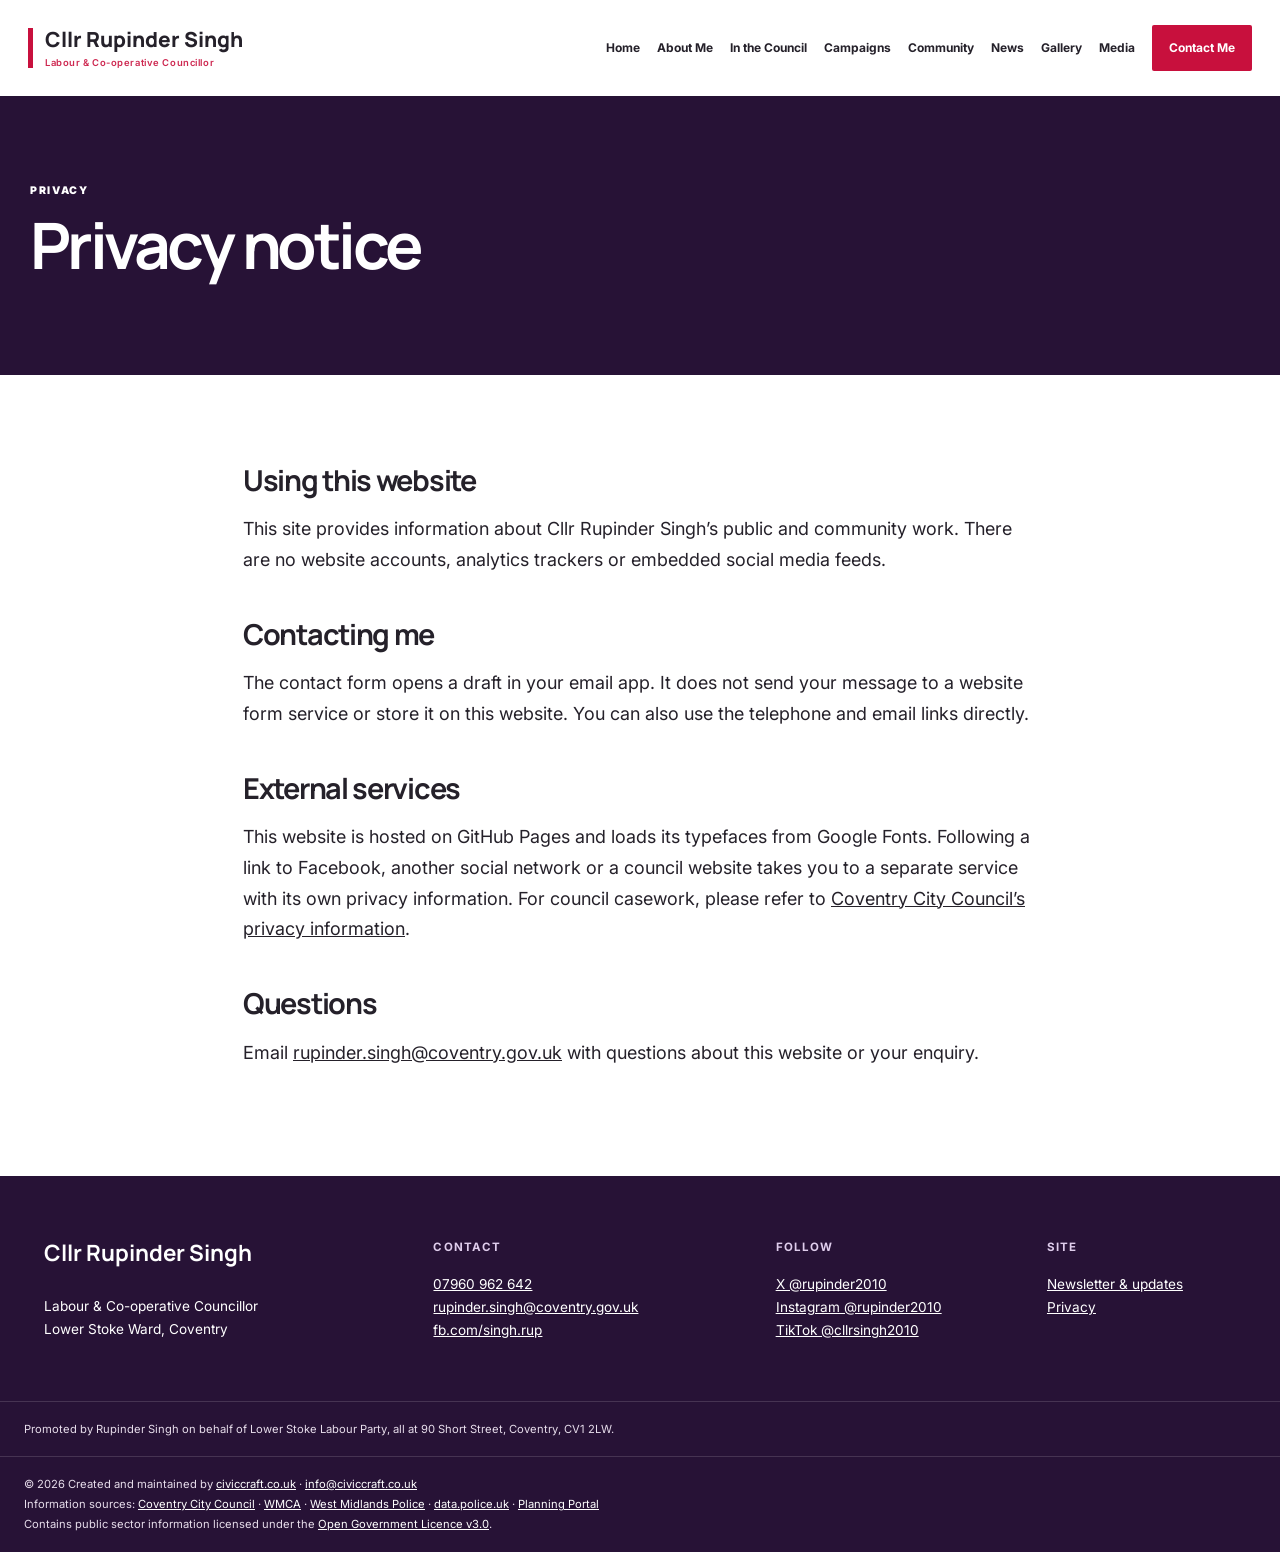
<file: privacy.html>
<!DOCTYPE html>

<html lang="en"><head><meta charset="utf-8"/><meta content="width=device-width,initial-scale=1" name="viewport"/><title>Privacy | Cllr Rupinder Singh</title><meta content="Privacy information for Cllr Rupinder Singh’s website." name="description"/><meta content="#d5002b" name="theme-color"/><meta content="Privacy | Cllr Rupinder Singh" property="og:title"/><meta content="Privacy information for Cllr Rupinder Singh’s website." property="og:description"/><meta content="website" property="og:type"/><meta content="images/hero/rupinder-community.jpg" property="og:image"/><meta content="summary_large_image" name="twitter:card"/><link href="data:image/svg+xml,&lt;svg xmlns=%22http://www.w3.org/2000/svg%22 viewBox=%220 0 100 100%22&gt;&lt;rect width=%22100%22 height=%22100%22 rx=%2220%22 fill=%22%23d5002b%22/&gt;&lt;text x=%2250%22 y=%2267%22 font-size=%2250%22 text-anchor=%22middle%22 fill=%22white%22 font-family=%22Arial%22&gt;RS&lt;/text&gt;&lt;/svg&gt;" rel="icon"/><link href="css/style.css?v=20261101-photo" rel="stylesheet"/><link href="css/pages.css?v=20261101-photo" rel="stylesheet"/><link href="css/redesign.css?v=20261101-photo" rel="stylesheet"/></head><body data-current="privacy.html"><a class="skip-link" href="#main">Skip to content</a><header class="site-header"><a class="brand" href="index.html"><strong>Cllr Rupinder Singh</strong><span>Labour &amp; Co-operative Councillor</span></a><button aria-controls="site-navigation" aria-label="Open navigation" class="menu">☰</button><nav id="site-navigation"><a data-page="index.html" href="index.html">Home</a><a data-page="about.html" href="about.html">About Me</a><a data-page="council.html" href="council.html">In the Council</a><a data-page="campaigns.html" href="campaigns.html">Campaigns</a><a data-page="community.html" href="community.html">Community</a><a data-page="news.html" href="news.html">News</a><a data-page="gallery.html" href="gallery.html">Gallery</a><a data-page="media.html" href="media.html">Media</a><a class="contact-btn" href="contact.html">Contact Me</a></nav></header><main id="main"><section class="simple-hero"><p class="eyebrow">PRIVACY</p><h1>Privacy notice</h1></section><section class="section prose"><h2>Using this website</h2><p>This site provides information about Cllr Rupinder Singh’s public and community work. There are no website accounts, analytics trackers or embedded social media feeds.</p><h2>Contacting me</h2><p>The contact form opens a draft in your email app. It does not send your message to a website form service or store it on this website. You can also use the telephone and email links directly.</p><h2>External services</h2><p>This website is hosted on GitHub Pages and loads its typefaces from Google Fonts. Following a link to Facebook, another social network or a council website takes you to a separate service with its own privacy information. For council casework, please refer to <a href="https://www.coventry.gov.uk/privacy">Coventry City Council’s privacy information</a>.</p><h2>Questions</h2><p>Email <a href="mailto:rupinder.singh@coventry.gov.uk">rupinder.singh@coventry.gov.uk</a> with questions about this website or your enquiry.</p></section></main><footer><div class="footer-main"><div><h3>Cllr Rupinder Singh</h3><p>Labour &amp; Co-operative Councillor<br/>Lower Stoke Ward, Coventry</p></div><div><h4>Contact</h4><p><a href="tel:+447960962642">07960 962 642</a><br/><a href="mailto:rupinder.singh@coventry.gov.uk">rupinder.singh@coventry.gov.uk</a><br/><a href="https://www.facebook.com/singh.rup" rel="noopener" target="_blank">fb.com/singh.rup</a></p></div><div><h4>Follow</h4><p><a href="https://x.com/rupinder2010" rel="noopener" target="_blank">X @rupinder2010</a><br/><a href="https://www.instagram.com/rupinder2010" rel="noopener" target="_blank">Instagram @rupinder2010</a><br/><a href="https://www.tiktok.com/@cllrsingh2010" rel="noopener" target="_blank">TikTok @cllrsingh2010</a></p></div><div><h4>Site</h4><p><a href="news.html#newsletter">Newsletter &amp; updates</a><br/><a href="privacy.html">Privacy</a></p></div></div><div class="imprint">Promoted by Rupinder Singh on behalf of Lower Stoke Labour Party, all at 90 Short Street, Coventry, CV1 2LW.</div><div class="credits">© 2026 Created and maintained by <a href="https://www.civiccraft.co.uk/" rel="noopener" target="_blank">civiccraft.co.uk</a> · <a href="mailto:info@civiccraft.co.uk">info@civiccraft.co.uk</a><br/>Information sources: <a href="https://www.coventry.gov.uk/" rel="noopener" target="_blank">Coventry City Council</a> · <a href="https://www.wmca.org.uk/" rel="noopener" target="_blank">WMCA</a> · <a href="https://www.westmidlands.police.uk/" rel="noopener" target="_blank">West Midlands Police</a> · <a href="https://data.police.uk/" rel="noopener" target="_blank">data.police.uk</a> · <a href="https://www.planningportal.co.uk/" rel="noopener" target="_blank">Planning Portal</a><br/>Contains public sector information licensed under the <a href="https://www.nationalarchives.gov.uk/doc/open-government-licence/version/3/" rel="noopener" target="_blank">Open Government Licence v3.0</a>.</div></footer><script src="js/content.js?v=20261101-photo"></script><script src="js/main.js?v=20261101-photo"></script></body></html>
</file>
<file: css/style.css>
@import url('https://fonts.googleapis.com/css2?family=Inter:wght@400;500;600;700;800;900&family=Manrope:wght@700;800&display=swap');
:root{--red:#e4003b;--red-dark:#bd0031;--purple:#5d2a83;--purple-dark:#35154e;--ink:#171717;--muted:#666;--paper:#fff;--soft:#f7f5f3;--line:#e9e5e2;--max:1220px;--shadow:0 18px 50px rgba(20,10,20,.12)}*{box-sizing:border-box}html{scroll-behavior:smooth}body{margin:0;font-family:Inter,Arial,sans-serif;color:var(--ink);background:#fff;line-height:1.65;font-size:17px}a{color:inherit}img{max-width:100%;display:block}.site-header{position:sticky;top:0;z-index:100;min-height:78px;display:flex;align-items:center;justify-content:space-between;padding:10px max(24px,calc((100% - var(--max))/2));background:rgba(228,0,59,.98);color:#fff;box-shadow:0 5px 22px rgba(0,0,0,.14);backdrop-filter:blur(10px)}.brand{text-decoration:none;line-height:1.08}.brand strong{display:block;font-family:Manrope,sans-serif;font-size:1.28rem;font-weight:800}.brand span{font-size:.72rem;font-weight:600;opacity:.9;letter-spacing:.02em}.site-header nav{display:flex;gap:19px;align-items:center}.site-header nav a{text-decoration:none;font-size:.82rem;font-weight:700;position:relative}.site-header nav a:not(.contact-btn):after{content:'';position:absolute;left:0;right:100%;bottom:-7px;height:2px;background:#fff;transition:.2s}.site-header nav a:hover:after,.site-header nav a[aria-current=page]:after{right:0}.contact-btn,.primary,.white-btn{display:inline-flex;align-items:center;justify-content:center;padding:.8rem 1.15rem;border-radius:5px;background:#fff;color:var(--red)!important;text-decoration:none;font-weight:800;box-shadow:0 4px 12px rgba(0,0,0,.08)}.menu{display:none;background:transparent;color:#fff;border:0;font-size:1.8rem}.hero{min-height:730px;position:relative;display:flex;align-items:center;overflow:hidden;background:#262126}.hero>img{position:absolute;inset:0;width:100%;height:100%;object-fit:cover;object-position:center 38%;filter:saturate(.95) contrast(1.03)}.hero-shade{position:absolute;inset:0;background:linear-gradient(90deg,rgba(17,9,15,.91) 0%,rgba(17,9,15,.76) 36%,rgba(17,9,15,.34) 64%,rgba(17,9,15,.06) 100%)}.hero-copy{position:relative;z-index:2;width:min(720px,92%);margin-left:max(5%,calc((100% - var(--max))/2));color:#fff;padding:80px 0 90px}.hero .eyebrow{display:inline-block;border-left:4px solid var(--red);padding-left:12px;margin-bottom:12px}.hero h1{font-family:Manrope,sans-serif;font-size:clamp(2.7rem,5vw,4.9rem);line-height:.98;letter-spacing:-.045em;margin:.08em 0 .12em}.hero h2{font-size:clamp(1rem,1.8vw,1.35rem);font-weight:600;margin:.6rem 0 1.4rem;opacity:.96}.tagline{font-family:Manrope,sans-serif;font-size:clamp(2.2rem,4.8vw,4.35rem);font-weight:800;line-height:.92;letter-spacing:-.055em;margin:.35em 0}.tagline br{display:block}.hero-copy>p:not(.eyebrow):not(.tagline){max-width:620px;font-size:1.03rem;color:#f3f3f3}.eyebrow{font-weight:900;letter-spacing:.16em;text-transform:uppercase;font-size:.72rem}.red{color:var(--red)}.actions{display:flex;gap:12px;flex-wrap:wrap;margin-top:30px}.primary{background:var(--red);color:#fff!important;padding:.9rem 1.35rem}.primary:hover{background:var(--red-dark)}.secondary{padding:.84rem 1.3rem;border:2px solid rgba(255,255,255,.9);border-radius:5px;color:#fff;text-decoration:none;font-weight:800;transition:.2s}.secondary:hover{background:#fff;color:var(--ink)}.stats{position:relative;z-index:5;margin-top:-1px;display:grid;grid-template-columns:repeat(5,1fr);background:var(--purple);color:#fff;text-align:center;box-shadow:0 8px 30px rgba(49,19,73,.22)}.stats div{padding:28px 14px 26px;border-right:1px solid rgba(255,255,255,.16)}.stats div:last-child{border:0}.stats b{display:block;font-family:Manrope,sans-serif;font-size:2rem;line-height:1;margin-bottom:9px}.stats span{display:block;font-size:.75rem;font-weight:600;line-height:1.3;opacity:.92}.section{max-width:var(--max);margin:auto;padding:92px 24px}.split{display:grid;grid-template-columns:1.35fr .8fr;gap:85px;align-items:center}.section h2,.content h2{font-family:Manrope,sans-serif;font-size:clamp(2.25rem,4vw,3.65rem);letter-spacing:-.045em;line-height:1.02;margin:.18em 0 .4em}.lead{font-size:1.35rem;font-weight:700;line-height:1.45}.values{background:var(--soft);padding:34px;border-radius:3px;border-top:5px solid var(--red);box-shadow:var(--shadow)}.values p{padding:9px 0;margin:0;border-bottom:1px solid var(--line);font-weight:650}.values p:last-child{border:0}.text-link{display:inline-block;margin-top:12px;color:var(--red);font-weight:800;text-decoration:none}.cards{max-width:none;padding:0;display:grid;grid-template-columns:repeat(3,1fr);gap:0}.feature{min-height:330px;padding:54px max(32px,calc((100vw - var(--max))/6));border-radius:0;background:var(--red);color:#fff;text-decoration:none;box-shadow:none;transition:transform .25s,filter .25s}.feature:nth-child(3){background:#242124}.feature.purple{background:var(--purple)}.feature:hover{filter:brightness(.94);transform:translateY(-5px);z-index:2}.feature h3{font-family:Manrope,sans-serif;font-size:1.8rem;line-height:1.1;margin:18px 0 12px}.feature p{font-size:.95rem;opacity:.92}.feature span{font-weight:800}.icon{font-size:2.5rem}.section-head{display:flex;justify-content:space-between;align-items:end;margin-bottom:30px}.section-head a{color:var(--red);font-weight:800;text-decoration:none}.news-grid{display:grid;grid-template-columns:repeat(3,1fr);gap:22px}.news-card{padding:30px;background:#fff;border:1px solid var(--line);border-radius:4px;box-shadow:0 12px 30px rgba(0,0,0,.06);transition:.2s}.news-card:hover{transform:translateY(-4px);box-shadow:var(--shadow)}.open-door{background:var(--red);color:#fff;padding:70px max(24px,calc((100% - var(--max))/2));display:flex;justify-content:space-between;align-items:center;gap:60px}.open-door h2{font-family:Manrope,sans-serif;font-size:clamp(2.4rem,4vw,4rem);letter-spacing:-.05em;line-height:1;margin:0 0 16px}.open-door p{max-width:650px;margin:6px 0}.open-door div:last-child{display:flex;min-width:290px;flex-direction:column;gap:10px;align-items:flex-start}.open-door a{font-weight:800}.white-btn{margin-top:8px;text-decoration:none}footer{background:var(--purple-dark);color:#fff}.footer-main{max-width:var(--max);margin:auto;padding:58px 24px 45px;display:grid;grid-template-columns:2fr repeat(3,1fr);gap:35px}.footer-main h3{font-family:Manrope,sans-serif;font-size:1.6rem;margin-top:0}.footer-main h4{margin-top:4px;text-transform:uppercase;letter-spacing:.1em;font-size:.72rem;color:#dfcdec}footer a{color:#fff}.imprint,.credits{padding:17px max(24px,calc((100% - var(--max))/2));border-top:1px solid rgba(255,255,255,.14);font-size:.75rem;color:#e7ddeb}.page-hero{padding:100px max(24px,calc((100% - var(--max))/2));background:linear-gradient(125deg,var(--purple-dark),var(--purple));color:#fff}.page-hero h1{font-family:Manrope,sans-serif;font-size:clamp(3rem,6vw,5.6rem);letter-spacing:-.055em;line-height:.95;margin:0}.page-hero p{max-width:700px;font-size:1.15rem}.content{max-width:var(--max);margin:auto;padding:75px 24px}.content-grid{display:grid;grid-template-columns:repeat(3,1fr);gap:22px}.card{background:var(--soft);padding:30px;border-radius:4px;border-top:4px solid var(--red)}.gallery-grid{columns:3 280px;column-gap:18px}.gallery-grid img{margin-bottom:18px;border-radius:3px;width:100%}@media(max-width:980px){.menu{display:block}.site-header nav{display:none;position:absolute;top:100%;left:0;right:0;background:var(--red);padding:22px 24px;flex-direction:column;align-items:flex-start;box-shadow:0 10px 20px #0003}.site-header nav.open{display:flex}.hero{min-height:680px}.hero-shade{background:linear-gradient(90deg,rgba(15,8,13,.9),rgba(15,8,13,.48))}.stats{grid-template-columns:repeat(2,1fr)}.stats div:last-child{grid-column:1/-1}.split,.content-grid,.footer-main{grid-template-columns:1fr}.cards{grid-template-columns:1fr}.feature{min-height:auto;padding:45px 28px}.news-grid{grid-template-columns:1fr}.open-door{flex-direction:column;align-items:flex-start}}@media(max-width:600px){body{font-size:16px}.site-header{min-height:68px}.brand strong{font-size:1.08rem}.brand span{font-size:.65rem}.hero{min-height:720px;align-items:flex-end}.hero>img{object-position:62% center}.hero-shade{background:linear-gradient(0deg,rgba(15,8,13,.97) 0%,rgba(15,8,13,.78) 52%,rgba(15,8,13,.2) 100%)}.hero-copy{padding:185px 0 50px;margin:0 auto;width:88%}.hero h1{font-size:2.55rem}.tagline{font-size:2.65rem}.stats div{padding:23px 10px}.section{padding:68px 22px}.split{gap:38px}.section-head{align-items:flex-start;gap:15px;flex-direction:column}.open-door{padding-top:55px;padding-bottom:55px}.page-hero{padding-top:70px;padding-bottom:70px}.content{padding:55px 22px}}@media(prefers-reduced-motion:reduce){html{scroll-behavior:auto}*{animation:none!important;transition:none!important}}
</file>
<file: css/pages.css>
.simple-hero{position:relative;overflow:hidden;padding:100px max(24px,calc((100% - 1220px)/2));background:linear-gradient(125deg,#35154e 0%,#5d2a83 62%,#e4003b 160%);color:#fff}.simple-hero:after{content:'';position:absolute;width:380px;height:380px;border:80px solid rgba(255,255,255,.05);border-radius:50%;right:-100px;top:-170px}.simple-hero>*{position:relative;z-index:1;max-width:850px}.simple-hero h1{font-family:Manrope,Inter,sans-serif;font-size:clamp(3rem,6vw,5.5rem);letter-spacing:-.055em;line-height:.95;margin:.12em 0 .3em}.simple-hero p:last-child{font-size:1.16rem;max-width:720px}.page-hero{display:grid;grid-template-columns:1.1fr .9fr;gap:55px;align-items:center}.page-hero>img{width:100%;height:420px;object-fit:cover;border-radius:4px;box-shadow:0 20px 50px rgba(0,0,0,.22)}.mini-grid{display:grid;grid-template-columns:repeat(3,1fr);gap:22px}.mini-grid article{padding:32px;background:#f7f5f3;border-top:5px solid #e4003b;box-shadow:0 10px 30px rgba(0,0,0,.06)}.mini-grid article:nth-child(even){border-color:#5d2a83}.mini-grid h3{font-family:Manrope,Inter,sans-serif;font-size:1.45rem;line-height:1.15;margin:0 0 12px}.chips{display:flex;flex-wrap:wrap;gap:12px}.chips span{background:#5d2a83;color:#fff;padding:10px 16px;border-radius:999px;font-weight:700;font-size:.9rem}.said-grid{display:grid;grid-template-columns:1fr 1fr;gap:0;margin-top:30px}.said-grid article{padding:38px;background:#f7f5f3}.said-grid article:last-child{background:#e4003b;color:#fff}.said-grid b{font-family:Manrope,Inter,sans-serif;font-size:1.6rem}.note{font-size:.85rem;color:#777}.inline{margin-top:14px}.newsletter{padding:70px max(24px,calc((100% - 1220px)/2));background:#5d2a83;color:#fff}.newsletter h2{font-family:Manrope,Inter,sans-serif;font-size:clamp(2rem,4vw,3.4rem);margin:0 0 10px}.newsletter form{display:flex;gap:10px;max-width:650px;margin-top:24px}.newsletter label{flex:1;font-weight:700}.newsletter input{display:block;width:100%;margin-top:7px;padding:14px;border:0;border-radius:4px;font:inherit}.newsletter button,.contact-form button,.filters button{border:0;border-radius:4px;padding:13px 18px;background:#e4003b;color:#fff;font:inherit;font-weight:800;cursor:pointer}.newsletter .note{color:#e9dff0}.filters{display:flex;flex-wrap:wrap;gap:9px;margin-bottom:28px}.filters button{background:#eee;color:#222}.filters button:hover,.filters button.active{background:#e4003b;color:#fff}.gallery-grid figure{break-inside:avoid;margin:0 0 18px;position:relative;cursor:pointer}.gallery-grid figure img{margin:0}.gallery-grid figcaption{position:absolute;left:0;right:0;bottom:0;padding:30px 14px 12px;background:linear-gradient(transparent,rgba(0,0,0,.75));color:#fff;font-size:.8rem}dialog#lightbox{width:min(1000px,92vw);border:0;padding:10px;background:#111;color:#fff}dialog#lightbox::backdrop{background:rgba(0,0,0,.86)}dialog#lightbox img{max-height:78vh;margin:auto}dialog#lightbox button{position:absolute;right:15px;top:15px;border:0;border-radius:50%;width:40px;height:40px;font-size:1.6rem;background:#fff;z-index:2}.contact-grid{display:grid;grid-template-columns:.8fr 1.2fr;gap:70px}.contact-grid>div{font-size:1.08rem}.contact-grid>div a{color:#e4003b;font-weight:800}.contact-form{background:#f7f5f3;padding:35px;border-top:5px solid #e4003b;box-shadow:0 12px 35px rgba(0,0,0,.08)}.contact-form h2{margin-top:0}.contact-form label{display:block;font-weight:700;margin:13px 0}.contact-form input,.contact-form textarea{display:block;width:100%;margin-top:6px;padding:13px;border:1px solid #d8d3cf;border-radius:3px;font:inherit;background:#fff}.contact-form button{margin-top:8px}.content h1{font-family:Manrope,Inter,sans-serif;font-size:clamp(2.5rem,5vw,4.5rem)}@media(max-width:900px){.page-hero,.mini-grid,.said-grid,.contact-grid{grid-template-columns:1fr}.page-hero>img{height:330px}.simple-hero{padding-top:75px;padding-bottom:75px}.newsletter form{flex-direction:column}.contact-grid{gap:35px}}
</file>
<file: css/redesign.css>
/* Photo-led presentation shared by every page. */
:root{--red:#c8103d;--red-dark:#a40b31;--purple:#542477;--purple-dark:#271236;--ink:#25212a;--muted:#625a65;--soft:#f7f4f0;--max:1240px}
body{font-size:18px;line-height:1.7;background:#fff}h1,h2,h3{font-family:Manrope,Arial,sans-serif}a,button,input,textarea{touch-action:manipulation}a:focus-visible,button:focus-visible,input:focus-visible,textarea:focus-visible,[tabindex]:focus-visible{outline:3px solid #007c91;outline-offset:5px}.skip-link{position:fixed;top:-100px;left:12px;background:#fff;color:#222;padding:12px 20px;z-index:200}.skip-link:focus{top:10px}.site-header{min-height:96px;background:#fff;color:var(--ink);box-shadow:0 1px 0 #25212a18;padding:18px max(28px,calc((100% - 1340px)/2));gap:24px;backdrop-filter:none}.brand{border-left:5px solid var(--red);padding-left:12px;flex-shrink:0}.brand strong{font-size:1.3rem}.brand span{display:block;color:var(--red);font-size:.59rem;letter-spacing:.06em;margin-top:7px}.site-header nav{gap:17px}.site-header nav a{font-size:.75rem}.site-header nav a:not(.contact-btn):after{background:var(--red)}.contact-btn{background:var(--red);color:#fff!important;border-radius:2px;box-shadow:none;padding:13px 17px}.menu{color:var(--red);cursor:pointer}.hero{min-height:720px;align-items:center}.hero>img{object-position:75% 43%;filter:none}.hero-shade{background:linear-gradient(90deg,#211326f5 0%,#211326ed 27%,#2113269c 50%,#2113260a 76%)}.hero-copy{width:600px;max-width:88%;padding:72px 0;margin-left:max(6%,calc((100% - var(--max))/2))}.hero h1{font-size:clamp(2.7rem,4.5vw,4rem);line-height:1.1}.hero h2{font-size:1.05rem;line-height:1.5;max-width:350px;margin:12px 0 25px}.tagline{font-size:clamp(2.5rem,4.6vw,4.25rem);line-height:1.04;letter-spacing:-.045em}.tagline span{color:#ffb4c7}.hero-copy>p:not(.eyebrow):not(.tagline){max-width:470px;font-size:.95rem}.hero .eyebrow{font-size:.65rem;letter-spacing:.13em}.primary,.secondary,.white-btn{font-size:.75rem;letter-spacing:.04em;padding:15px 23px;border-radius:2px;box-shadow:none}.stats{background:#fff;color:var(--ink);margin:0 auto;max-width:var(--max);box-shadow:none;border-bottom:1px solid var(--line);padding:8px 0}.stats div{padding:30px 18px;border-color:var(--line)}.stats b{color:var(--purple);font-size:2.25rem}.stats span{font-size:.65rem;line-height:1.6;max-width:155px;margin:auto;letter-spacing:.07em;color:#514959}.section{padding:90px 28px}.split{grid-template-columns:1fr 1fr;gap:80px}.section h2{font-size:clamp(2.2rem,3.7vw,3.35rem);line-height:1.1}.lead{font-weight:600;font-size:1.25rem}.eyebrow{font-size:.66rem}.portrait{position:relative;margin:0;background:#f0e8e3;padding:24px 40px 0;border-radius:2px}.portrait img{height:470px;width:100%;object-fit:contain;object-position:center bottom;mix-blend-mode:multiply}.portrait figcaption{position:absolute;bottom:25px;left:-25px;background:var(--purple);color:#fff;padding:20px 28px;font-size:.85rem;line-height:1.6;box-shadow:0 8px 24px #27123625}.portrait strong{font-size:1.05rem}.text-link{font-size:.75rem;letter-spacing:.04em;text-underline-offset:5px}.text-link:hover{text-decoration:underline}.cards{max-width:var(--max);margin:0 auto;padding:0 28px;gap:24px}.feature,.feature.purple,.feature:nth-child(3){min-height:0;padding:0 0 28px;background:#fff;color:var(--ink);border-bottom:3px solid var(--red)}.feature:nth-child(2){border-color:var(--purple)}.feature:hover{transform:translateY(-3px);filter:none}.feature>img{width:100%;height:260px;object-fit:cover}.feature:nth-child(2)>img{object-fit:contain;background:#f0e8e3;padding:12px 0 0}.feature h3{font-size:1.45rem;margin:22px 0 10px}.feature p{font-size:.95rem}.feature span{font-size:.72rem;color:var(--red)}.news-card{padding:0;border:1px solid var(--line);box-shadow:none;border-radius:2px;overflow:hidden}.news-card>img{height:225px;object-fit:cover;width:100%}.card-copy{padding:25px}.card-copy h3{font-size:1.3rem;line-height:1.3;margin:12px 0}.card-copy p{font-size:.95rem}.news-card:hover{box-shadow:0 12px 30px #2712360d}.section-head a{font-size:.75rem}.open-door{background:var(--red);padding-top:65px;padding-bottom:65px}.open-door h2{font-size:clamp(2.6rem,4vw,4rem)}.open-door p{font-size:.95rem;max-width:520px}.open-door div:last-child a{overflow-wrap:anywhere}.footer-main{font-size:.85rem;grid-template-columns:1.5fr 1.3fr 1fr .8fr}.footer-main h3{font-size:1.4rem}.imprint,.credits{font-size:.7rem;line-height:1.8}.photo-hero{background:var(--soft);color:var(--ink);padding:60px max(28px,calc((100% - var(--max))/2));gap:65px;grid-template-columns:1.1fr 1fr}.photo-hero h1{font-size:clamp(2.5rem,4.2vw,4.2rem);line-height:1.07}.photo-hero .eyebrow{color:var(--red)}.photo-hero p{font-size:1rem}.photo-hero>img{height:440px;border-radius:2px;box-shadow:none;object-position:center}.portrait-hero>img{object-fit:contain;mix-blend-mode:multiply}.simple-hero{background:var(--purple-dark);padding-top:75px;padding-bottom:75px}.simple-hero:after{display:none}.simple-hero h1{font-size:clamp(2.8rem,5vw,4.5rem);line-height:1.1}.mini-grid article{box-shadow:none;background:var(--soft);padding:28px;border-top-width:3px}.mini-grid article h3{font-size:1.3rem;line-height:1.35}.mini-grid article p{font-size:.95rem}#campaign-grid article{padding:0;border:1px solid var(--line);background:#fff;overflow:hidden}#campaign-grid article>img{height:230px;width:100%;object-fit:cover}.press-photos{display:grid;grid-template-columns:1fr 1fr;gap:25px;margin-top:30px;max-width:700px}.press-photos a{text-decoration:none;background:var(--soft);font-weight:700;font-size:.85rem}.press-photos img{width:100%;height:300px;object-fit:contain;padding-top:20px}.press-photos span{display:block;padding:20px;color:var(--red)}.contact-form{box-shadow:none}.contact-form h2{font-size:2rem}.contact-form button{background:var(--red);font-size:.95rem}.contact-grid a{overflow-wrap:anywhere}.note{color:#605967}.newsletter{background:var(--purple);padding-top:60px;padding-bottom:60px}.newsletter p{max-width:700px}.prose{max-width:850px}.prose h2{font-size:1.8rem;margin-top:1.5em}.prose h2:first-child{margin-top:0}.gallery-grid figure{border-radius:2px;overflow:hidden}.gallery-grid img{transition:transform .25s}.gallery-grid figure:hover img{transform:scale(1.025)}.gallery-grid figcaption{line-height:1.4;padding-top:55px}.filters button{font-size:.85rem}.chips span{font-size:.85rem}
@media(min-width:981px) and (max-width:1200px){.site-header{padding:16px 22px;gap:15px}.site-header nav{gap:11px}.site-header nav a{font-size:.65rem}.brand strong{font-size:1.1rem}.brand span{font-size:.52rem}.contact-btn{padding:12px}.hero-copy{width:550px}}
@media(max-width:980px){.site-header{min-height:80px}.site-header nav{background:#fff;color:var(--ink);align-items:stretch;max-height:calc(100dvh - 80px);overflow:auto;gap:0;padding:10px 28px}.site-header nav a{padding:11px 0;font-size:.9rem}.site-header nav .contact-btn{padding:12px 20px;margin:10px 0}.stats{grid-template-columns:repeat(3,1fr)}.stats div:last-child{grid-column:auto}.split{gap:40px}.cards{grid-template-columns:repeat(3,1fr);gap:18px}.feature>img{height:200px}.feature h3{font-size:1.15rem}.feature p{font-size:.85rem}.photo-hero{gap:30px}.photo-hero>img{height:360px}.news-grid{grid-template-columns:repeat(2,1fr)}.footer-main{grid-template-columns:1fr 1fr}.portrait{padding:16px 18px 0}.portrait img{height:400px}.portrait figcaption{left:-10px;padding:15px 20px}.contact-grid{grid-template-columns:1fr}}
@media(max-width:650px){body{font-size:17px}.site-header{min-height:76px;padding:16px 20px}.brand strong{font-size:1.13rem}.hero{min-height:800px;align-items:flex-end}.hero>img{object-position:66% top;height:48%;object-fit:cover}.hero-shade{background:linear-gradient(0deg,#211326 0%,#211326 48%,#21132600 78%)}.hero-copy{padding:280px 0 36px;margin:0 auto;width:88%;max-width:none}.hero h1{font-size:2.25rem}.hero h2{font-size:.9rem;margin-bottom:16px}.tagline{font-size:2.7rem;margin:15px 0}.hero-copy>p:not(.eyebrow):not(.tagline){font-size:.9rem}.hero .eyebrow{font-size:.58rem}.actions{gap:10px;margin-top:22px}.primary,.secondary,.white-btn{padding:13px 17px;font-size:.68rem}.stats{grid-template-columns:1fr 1fr;margin:0 20px}.stats div{padding:24px 10px}.stats div:last-child{grid-column:1/-1}.stats b{font-size:1.8rem}.section{padding:58px 22px}.split,.photo-hero{grid-template-columns:1fr;gap:32px}.section h2{font-size:2.35rem}.lead{font-size:1.15rem}.portrait{margin:0 12px}.portrait img{height:350px}.portrait figcaption{bottom:20px}.cards{grid-template-columns:1fr;padding:0 22px;gap:30px}.feature>img{height:280px}.feature h3{font-size:1.5rem}.feature p{font-size:1rem}.news-grid{grid-template-columns:1fr}.news-card>img{height:245px}.section-head{gap:10px}.open-door{gap:25px;padding:50px 22px}.open-door div:last-child{min-width:0;width:100%;font-size:.95rem}.footer-main{padding:45px 22px;grid-template-columns:1fr;gap:20px}.imprint,.credits{padding-left:22px;padding-right:22px}.photo-hero{padding:35px 22px 0;gap:22px}.photo-hero h1{font-size:2.6rem}.photo-hero>img{height:300px;object-position:center}.portrait-hero>img{height:320px}.press-photos{gap:15px}.press-photos img{height:220px}.press-photos span{padding:15px}.newsletter{padding:45px 22px}.contact-form{padding:24px}.simple-hero{padding:55px 22px}.prose h2{font-size:1.75rem}.gallery-grid{columns:1}.mini-grid{grid-template-columns:1fr}}
</file>
